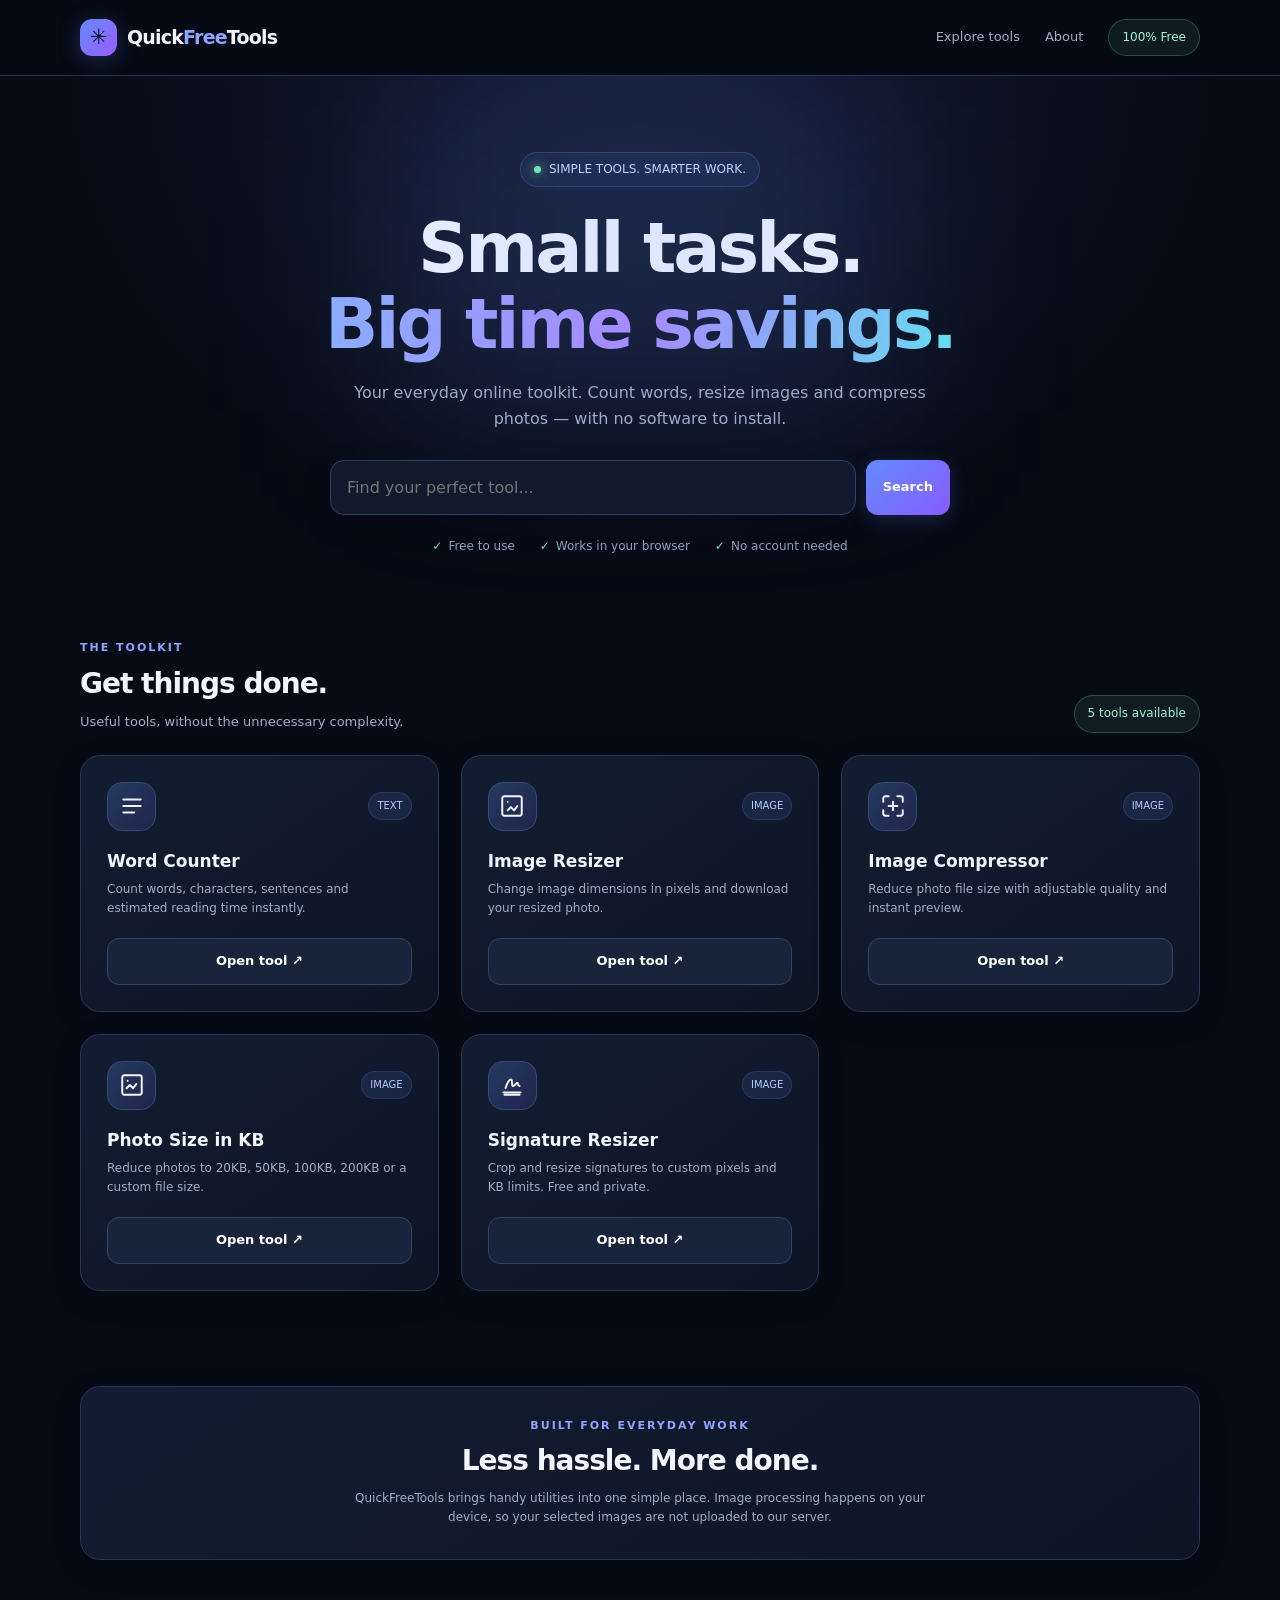
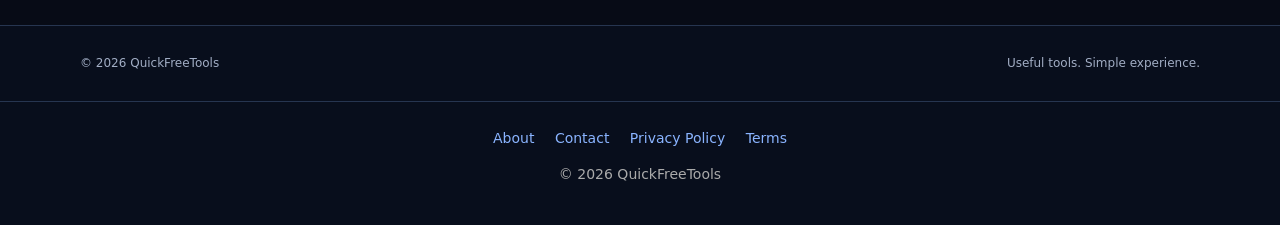
<file: index.html>
<!DOCTYPE html>
<html lang="en">
<head>
<meta charset="UTF-8">
<meta name="viewport" content="width=device-width, initial-scale=1.0">
<meta name="theme-color" content="#080d1b">
<meta name="description" content="Free online tools to count words, resize images and compress photos. Fast, private and easy to use.">
<title>QuickFreeTools — Smart Tools. Zero Cost.</title>
<link rel="canonical" href="https://quickfreetools.github.io/quickfreetools/">

<meta property="og:type" content="website">
<meta property="og:title" content="QuickFreeTools - Free Online Tools">
<meta property="og:description" content="Free online tools to count words, resize images and compress photos. Fast, simple and privacy-friendly.">
<meta property="og:url" content="https://quickfreetools.github.io/quickfreetools/">
<meta name="twitter:card" content="summary">
<style>
:root{--bg:#080d1b;--panel:#10182a;--panel2:#141f35;--line:#24314a;--text:#f3f6ff;--muted:#98a6c1;--blue:#6485ff;--cyan:#49e0dc;--green:#76e6b2}
*{box-sizing:border-box}
html{scroll-behavior:smooth;scroll-padding-top:90px}
body{margin:0;background:var(--bg);color:var(--text);font-family:Inter,ui-sans-serif,system-ui,-apple-system,Arial,sans-serif;line-height:1.6}
button,input,textarea,select{font:inherit}
button{cursor:pointer}
a{color:inherit;text-decoration:none}
.wrap{width:min(1120px,92%);margin:auto}
nav{height:76px;border-bottom:1px solid var(--line);display:flex;align-items:center;position:sticky;top:0;background:#080d1bf2;backdrop-filter:blur(16px);z-index:10}
.navrow{display:flex;align-items:center;justify-content:space-between;gap:18px}
.logo{display:flex;align-items:center;gap:10px;font-weight:850;font-size:19px;letter-spacing:-.7px}
.logoicon{width:37px;height:37px;display:grid;place-items:center;border-radius:12px;background:linear-gradient(135deg,#6888ff,#48dedb);color:#081020;font-size:21px}
.logo em{font-style:normal;color:#8ea5ff}
.navlinks{display:flex;align-items:center;gap:25px;color:var(--muted);font-size:13px}
.navlinks a:hover{color:white}
.pill{border:1px solid #35466a;border-radius:30px;padding:8px 13px;color:#dce4ff;font-size:12px}
.hero{padding:76px 0 48px;text-align:center;position:relative;overflow:hidden}
.hero:before{content:"";position:absolute;width:500px;height:330px;left:50%;top:5px;transform:translateX(-50%);background:#4967ff20;filter:blur(90px);pointer-events:none}
.eyebrow{display:inline-flex;align-items:center;gap:8px;border:1px solid #30405f;background:#101a2c;border-radius:30px;padding:7px 13px;color:#b9c7ff;font-size:12px;position:relative}
.dot{width:7px;height:7px;border-radius:50%;background:var(--green);box-shadow:0 0 12px #76e6b2}
h1{font-size:clamp(38px,6.5vw,70px);line-height:1.08;letter-spacing:-3px;margin:24px 0 18px;font-weight:850}
.gradient{background:linear-gradient(100deg,#8ea5ff,#55dedb);background-clip:text;-webkit-background-clip:text;color:transparent}
.hero p{max-width:590px;margin:0 auto;color:var(--muted);font-size:16px}
.searchbox{display:flex;gap:10px;max-width:510px;margin:28px auto 0;position:relative}
.searchbox input{min-width:0;flex:1;background:#111a2b;border:1px solid #2c3b57;border-radius:13px;padding:14px 16px;color:white;outline:none}
.searchbox input:focus,textarea:focus,input:focus,select:focus{border-color:var(--blue)}
.btn{border:0;border-radius:11px;padding:12px 17px;background:linear-gradient(135deg,#718aff,#4c68ee);color:white;font-weight:750;font-size:13px;transition:transform .2s,filter .2s}
.btn:hover{filter:brightness(1.12);transform:translateY(-1px)}
.btn.secondary{background:#1a2740;border:1px solid #344563}
.btn:disabled{opacity:.45;cursor:not-allowed;transform:none}
.stats{display:flex;justify-content:center;gap:25px;flex-wrap:wrap;margin-top:22px;color:#91a2bf;font-size:12px}
.stats span:before{content:"✓";color:var(--green);margin-right:6px}
.section{padding:35px 0 65px}
.sectionhead{display:flex;align-items:end;justify-content:space-between;gap:20px;margin-bottom:22px}
.kicker{color:#8fa5ff;font-size:11px;text-transform:uppercase;letter-spacing:2px;font-weight:800}
h2{font-size:28px;letter-spacing:-1px;margin:5px 0}
.sub{color:var(--muted);font-size:13px;margin:0}
.grid{display:grid;grid-template-columns:repeat(3,minmax(0,1fr));gap:17px}
.card{background:linear-gradient(145deg,#121c30,#0e1627);border:1px solid var(--line);border-radius:18px;padding:23px;transition:border-color .2s,transform .2s;min-width:0}
.card:hover{border-color:#536cba;transform:translateY(-3px)}
.cardtop{display:flex;justify-content:space-between;align-items:center}
.toolicon{width:49px;height:49px;border-radius:15px;display:grid;place-items:center;font-size:24px;background:#202e51}
.tag{font-size:10px;color:#8ce7d4;background:#12312f;padding:5px 8px;border-radius:20px}
.card h3{font-size:17px;margin:17px 0 5px}
.card p{font-size:12px;color:var(--muted);min-height:40px;margin:0 0 18px}
.card button{width:100%}
.workspace{margin-top:30px}
.toolpanel{display:none;background:#10192b;border:1px solid #293853;border-radius:20px;padding:clamp(18px,4vw,32px)}
.toolpanel.active{display:block;animation:appear .25s ease}
@keyframes appear{from{opacity:0;transform:translateY(6px)}to{opacity:1;transform:translateY(0)}}
.panelhead{display:flex;justify-content:space-between;align-items:center;gap:15px;margin-bottom:22px}
.panelhead h3{margin:0;font-size:21px}
.panelhead p{margin:3px 0 0;color:var(--muted);font-size:12px}
.closebtn{background:#1a2740;border:1px solid #354563;color:white;border-radius:9px;padding:7px 12px}
textarea,.field{width:100%;background:#080f1e;border:1px solid #2a3955;border-radius:12px;color:white;padding:14px;outline:none}
textarea{min-height:170px;resize:vertical}
textarea::placeholder,.field::placeholder{color:#687a98}
.metrics{display:grid;grid-template-columns:repeat(4,1fr);gap:10px;margin-top:13px}
.metric{padding:14px;border:1px solid #293853;border-radius:12px;background:#0c1424}
.metric strong{display:block;font-size:23px;color:#a5b5ff}
.metric span{font-size:11px;color:var(--muted)}
.rowtools{display:flex;gap:9px;flex-wrap:wrap;margin-top:14px}
.dropzone{border:1px dashed #53658a;border-radius:15px;padding:30px 15px;text-align:center;background:#0b1425}
.dropzone .bigicon{font-size:35px}
.dropzone p{font-size:13px;color:var(--muted)}
.filelabel{display:inline-block;cursor:pointer}
.filelabel input{display:none}
.imagepreview{display:none;max-width:100%;max-height:300px;object-fit:contain;margin:18px auto;border-radius:10px}
.options{display:grid;grid-template-columns:repeat(2,minmax(0,1fr));gap:14px;margin-top:18px}
.option label{display:block;color:var(--muted);font-size:12px;margin-bottom:6px}
.option input,.option select{width:100%;background:#080f1e;color:white;border:1px solid #2a3955;border-radius:10px;padding:10px}
.option input[type=range]{padding:0;accent-color:#738aff}
.status{color:var(--green);font-size:13px;margin-top:13px;overflow-wrap:anywhere}
footer{border-top:1px solid var(--line);padding:28px 0;color:var(--muted);font-size:12px}
.footerrow{display:flex;justify-content:space-between;gap:15px;flex-wrap:wrap}
.notice{font-size:11px;color:#8798b5;margin-top:13px}
.empty{color:var(--muted);font-size:13px;padding:12px 0}
@media(max-width:700px){.navlinks{gap:12px}.navlinks .hide{display:none}.hero{padding-top:55px}h1{letter-spacing:-1.8px}.grid{grid-template-columns:1fr}.card{padding:20px}.card p{min-height:0}.sectionhead{align-items:start;flex-direction:column}.metrics{grid-template-columns:repeat(2,1fr)}.options{grid-template-columns:1fr}.stats{gap:12px}.panelhead h3{font-size:18px}}
</style>
<link rel="stylesheet" href="premium.css">
</head>
<body>
<nav>
  <div class="wrap navrow">
    <a class="logo" href="#" aria-label="QuickFreeTools home"><span class="logoicon">✳</span><span>Quick<em>Free</em>Tools</span></a>
    <div class="navlinks">
      <a href="#tools">Explore tools</a>
      <a class="hide" href="#about">About</a>
      <span class="pill">100% Free</span>
    </div>
  </div>
</nav>

<header class="hero">
  <div class="wrap">
    <div class="eyebrow"><span class="dot"></span> SIMPLE TOOLS. SMARTER WORK.</div>
    <h1>Small tasks.<br><span class="gradient">Big time savings.</span></h1>
    <p>Your everyday online toolkit. Count words, resize images and compress photos — with no software to install.</p>
    <div class="searchbox">
      <input id="search" type="search" placeholder="Find your perfect tool..." aria-label="Search tools">
      <button class="btn" onclick="searchTools()">Search</button>
    </div>
    <div class="stats"><span>Free to use</span><span>Works in your browser</span><span>No account needed</span></div>
  </div>
</header>

<main class="wrap">
<section class="section" id="tools">
  <div class="sectionhead">
    <div><div class="kicker">THE TOOLKIT</div><h2>Get things done.</h2><p class="sub">Useful tools, without the unnecessary complexity.</p></div>
    <span class="pill">5 tools available</span>
  </div>
  <div class="grid" id="toolgrid">
    <article class="card" data-name="word counter text character sentence reading time">
      <div class="cardtop"><div class="toolicon">
  <svg width="26" height="26" viewBox="0 0 24 24"
       fill="none" stroke="currentColor"
       stroke-width="1.8" stroke-linecap="round"
       stroke-linejoin="round" aria-hidden="true">
    <path d="M4 6h16M4 12h16M4 18h10"/>
  </svg>
</div><span class="tag">TEXT</span></div>
      <h3>Word Counter</h3>
      <p>Count words, characters, sentences and estimated reading time instantly.</p>
      <button class="btn secondary" onclick="openTool('words')">Open tool ↗</button>
    </article>
    <article class="card" data-name="image resizer resize photo pixels dimensions jpg png webp">
      <div class="cardtop"><div class="toolicon">
  <svg width="26" height="26" viewBox="0 0 24 24"
       fill="none" stroke="currentColor"
       stroke-width="1.8" stroke-linecap="round"
       stroke-linejoin="round" aria-hidden="true">
    <rect x="3" y="3" width="18" height="18" rx="2"/>
    <path d="M8 16l3-3 3 3 3-4"/>
    <path d="M8 8h.01"/>
  </svg>
</div><span class="tag">IMAGE</span></div>
      <h3>Image Resizer</h3>
      <p>Change image dimensions in pixels and download your resized photo.</p>
      <button class="btn secondary" onclick="openTool('resize')">Open tool ↗</button>
    </article>
    <article class="card" data-name="image compressor compress reduce file size photo quality jpg webp">
      <div class="cardtop"><div class="toolicon">
  <svg width="26" height="26" viewBox="0 0 24 24"
       fill="none" stroke="currentColor"
       stroke-width="1.8" stroke-linecap="round"
       stroke-linejoin="round" aria-hidden="true">
    <path d="M8 3H5a2 2 0 0 0-2 2v3"/>
    <path d="M16 3h3a2 2 0 0 1 2 2v3"/>
    <path d="M3 16v3a2 2 0 0 0 2 2h3"/>
    <path d="M21 16v3a2 2 0 0 1-2 2h-3"/>
    <path d="M8 12h8M12 8v8"/>
  </svg>
</div><span class="tag">IMAGE</span></div>
      <h3>Image Compressor</h3>
      <p>Reduce photo file size with adjustable quality and instant preview.</p>
      <button class="btn secondary" onclick="openTool('compress')">Open tool ↗</button>
    </article>
<article class="card"
data-name="photo size in kb converter reduce image 20kb 50kb 100kb 200kb">

<div class="cardtop">

<div class="toolicon">
<svg width="26" height="26" viewBox="0 0 24 24"
fill="none" stroke="currentColor"
stroke-width="1.8" stroke-linecap="round"
stroke-linejoin="round" aria-hidden="true">
<rect x="3" y="3" width="18" height="18" rx="2"/>
<path d="M7 15l3-3 3 3 3-4"/>
<path d="M8 8h.01"/>
</svg>
</div>

<span class="tag">IMAGE</span>

</div>

<h3>Photo Size in KB</h3>

<p>
Reduce photos to 20KB, 50KB, 100KB, 200KB
or a custom file size.
</p>

<a class="btn secondary"
href="photo-size-in-kb.html"
style="display:block;text-align:center">
Open tool ↗
</a>

</article>
<article class="card"
data-name="signature resizer resize signature online crop signature pixels kb">

<div class="cardtop">

<div class="toolicon">
<svg width="26" height="26" viewBox="0 0 24 24"
fill="none" stroke="currentColor"
stroke-width="1.8" stroke-linecap="round"
stroke-linejoin="round" aria-hidden="true">
<path d="M4 19h16"/>
<path d="M6 15c2-6 4-8 5-8 2 0 0 6 2 6 1 0 3-3 4-3 1 0 0 3 2 3"/>
<path d="M5 21h14"/>
</svg>
</div>

<span class="tag">IMAGE</span>

</div>

<h3>Signature Resizer</h3>

<p>
Crop and resize signatures to custom pixels
and KB limits. Free and private.
</p>

<a class="btn secondary"
href="signature-resizer.html"
style="display:block;text-align:center">
Open tool ↗
</a>

</article>
  </div>
  <p id="noresults" class="empty" hidden>No matching tools found. Try another search.</p>

  <div class="workspace">
    <section class="toolpanel" id="words">
      <div class="panelhead"><div><h3>Word Counter</h3><p>Your text stays in this browser.</p></div><button class="closebtn" onclick="closeTools()">Close ×</button></div>
      <textarea id="textinput" placeholder="Start typing or paste your text here..."></textarea>
      <div class="metrics">
        <div class="metric"><strong id="wc">0</strong><span>Words</span></div>
        <div class="metric"><strong id="cc">0</strong><span>Characters</span></div>
        <div class="metric"><strong id="sc">0</strong><span>Sentences</span></div>
        <div class="metric"><strong id="rt">0 min</strong><span>Reading time</span></div>
      </div>
      <div class="rowtools"><button class="btn" onclick="copyText()">Copy text</button><button class="btn secondary" onclick="document.getElementById('textinput').value='';countWords()">Clear</button></div>
      <p id="copyStatus" class="status" role="status"></p>
    </section>

    <section class="toolpanel" id="resize">
      <div class="panelhead"><div><h3>Image Resizer</h3><p>Resize an image and download a new copy.</p></div><button class="closebtn" onclick="closeTools()">Close ×</button></div>
      <div class="dropzone"><div class="bigicon">▧</div><strong>Choose an image to resize</strong><p>JPG, PNG or WebP · processed locally</p><label class="btn filelabel">Choose image<input id="resizeFile" type="file" accept="image/*"></label></div>
      <img id="resizePreview" class="imagepreview" alt="Image resize preview">
      <p id="resizeInfo" class="sub"></p>
      <div class="options">
        <div class="option"><label for="resizeW">Width (px)</label><input id="resizeW" type="number" min="1" max="10000" placeholder="Width"></div>
        <div class="option"><label for="resizeH">Height (px)</label><input id="resizeH" type="number" min="1" max="10000" placeholder="Height"></div>
        <div class="option"><label><input id="keepRatio" type="checkbox" checked style="width:auto;margin-right:6px">Keep aspect ratio</label></div>
        <div class="option"><label for="resizeFormat">Output format</label><select id="resizeFormat"><option value="image/png">PNG</option><option value="image/jpeg">JPG</option><option value="image/webp">WebP</option></select></div>
      </div>
      <div class="rowtools"><button class="btn" id="resizeBtn" onclick="processImage('resize')" disabled>Resize & download</button></div>
      <p id="resizeStatus" class="status" role="status"></p>
    </section>

    <section class="toolpanel" id="compress">
      <div class="panelhead"><div><h3>Image Compressor</h3><p>Reduce file size by adjusting image quality.</p></div><button class="closebtn" onclick="closeTools()">Close ×</button></div>
      <div class="dropzone"><div class="bigicon">◈</div><strong>Choose an image to compress</strong><p>JPG, PNG or WebP · processed locally</p><label class="btn filelabel">Choose image<input id="compressFile" type="file" accept="image/*"></label></div>
      <img id="compressPreview" class="imagepreview" alt="Image compression preview">
      <p id="compressInfo" class="sub"></p>
      <div class="options">
        <div class="option"><label for="quality">Image quality: <span id="qualityValue">75%</span></label><input id="quality" type="range" min="10" max="100" value="75"></div>
        <div class="option"><label for="compressFormat">Output format</label><select id="compressFormat"><option value="image/webp">WebP (recommended)</option><option value="image/jpeg">JPG</option><option value="image/png">PNG</option></select></div>
      </div>
      <div class="rowtools"><button class="btn" id="compressBtn" onclick="processImage('compress')" disabled>Compress & download</button></div>
      <p id="compressStatus" class="status" role="status"></p>
      <p class="notice">Note: PNG output is lossless; the quality slider mainly affects JPG and WebP. Actual savings depend on the original image.</p>
    </section>
  </div>
</section>

<section class="section" id="about" style="padding-top:0">
  <div class="card" style="text-align:center;padding:30px">
    <div class="kicker">BUILT FOR EVERYDAY WORK</div>
    <h2>Less hassle. More done.</h2>
    <p class="sub" style="max-width:580px;margin:0 auto">QuickFreeTools brings handy utilities into one simple place. Image processing happens on your device, so your selected images are not uploaded to our server.</p>
  </div>
</section>
</main>

<footer><div class="wrap footerrow"><span>© <span id="year"></span> QuickFreeTools</span><span>Useful tools. Simple experience.</span></div></footer>

<script>
const $=id=>document.getElementById(id);
$('year').textContent=new Date().getFullYear();

function openTool(id){
  document.querySelectorAll('.toolpanel').forEach(p=>p.classList.remove('active'));
  $(id).classList.add('active');
  $(id).scrollIntoView({behavior:'smooth',block:'start'});
}
function closeTools(){
  document.querySelectorAll('.toolpanel').forEach(p=>p.classList.remove('active'));
  $('tools').scrollIntoView({behavior:'smooth',block:'start'});
}
function searchTools(){
  const q=$('search').value.trim().toLowerCase();
  let found=0;
  document.querySelectorAll('#toolgrid .card').forEach(card=>{
    const match=(card.dataset.name+' '+card.innerText).toLowerCase().includes(q);
    card.style.display=match?'':'none';
    if(match)found++;
  });
  $('noresults').hidden=found!==0;
}
$('search').addEventListener('input',searchTools);
$('search').addEventListener('keydown',e=>{if(e.key==='Enter')searchTools()});

function countWords(){
  const t=$('textinput').value;
  const words=t.trim()?t.trim().split(/\s+/u).length:0;
  const sentences=t.trim()?(t.match(/[.!?]+(?=\s|$)/g)||[]).length:0;
  $('wc').textContent=words.toLocaleString();
  $('cc').textContent=t.length.toLocaleString();
  $('sc').textContent=sentences.toLocaleString();
  $('rt').textContent=(words?Math.max(1,Math.ceil(words/200)):0)+' min';
  $('copyStatus').textContent='';
}
$('textinput').addEventListener('input',countWords);
async function copyText(){
  const t=$('textinput').value;
  if(!t){$('copyStatus').textContent='Enter some text first.';return}
  try{
    await navigator.clipboard.writeText(t);
    $('copyStatus').textContent='Text copied to clipboard.';
  }catch(e){
    $('textinput').select();
    $('copyStatus').textContent='Text selected. Press Ctrl+C to copy.';
  }
}

const imageState={resize:null,compress:null};
function formatBytes(n){
  if(n<1024)return n+' B';
  if(n<1048576)return (n/1024).toFixed(1)+' KB';
  return (n/1048576).toFixed(2)+' MB';
}
function loadImage(file){
  return new Promise((resolve,reject)=>{
    if(!file||!file.type.startsWith('image/')){reject(new Error('Please select a valid image.'));return}
    const url=URL.createObjectURL(file),img=new Image();
    img.onload=()=>resolve({img,url,file});
    img.onerror=()=>{URL.revokeObjectURL(url);reject(new Error('This image could not be opened.'))};
    img.src=url;
  });
}
async function selectImage(type,file){
  const status=$(type+'Status');
  status.textContent='';
  if(!file)return;
  try{
    const result=await loadImage(file);
    if(imageState[type]?.url)URL.revokeObjectURL(imageState[type].url);
    imageState[type]=result;
    $(type+'Preview').src=result.url;
    $(type+'Preview').style.display='block';
    $(type+'Info').textContent=`Original: ${result.img.naturalWidth} × ${result.img.naturalHeight} px · ${formatBytes(file.size)}`;
    if(type==='resize'){
      $('resizeW').value=result.img.naturalWidth;
      $('resizeH').value=result.img.naturalHeight;
    }
    $(type+'Btn').disabled=false;
  }catch(e){
    status.textContent=e.message;
  }
}
$('resizeFile').addEventListener('change',e=>selectImage('resize',e.target.files[0]));
$('compressFile').addEventListener('change',e=>selectImage('compress',e.target.files[0]));
$('quality').addEventListener('input',()=>{$('qualityValue').textContent=$('quality').value+'%'});

$('resizeW').addEventListener('input',()=>{
  const s=imageState.resize;
  if(s&&$('keepRatio').checked&&Number($('resizeW').value)>0){
    $('resizeH').value=Math.round(Number($('resizeW').value)*s.img.naturalHeight/s.img.naturalWidth);
  }
});
$('resizeH').addEventListener('input',()=>{
  const s=imageState.resize;
  if(s&&$('keepRatio').checked&&Number($('resizeH').value)>0){
    $('resizeW').value=Math.round(Number($('resizeH').value)*s.img.naturalWidth/s.img.naturalHeight);
  }
});

async function processImage(type){
  const s=imageState[type],status=$(type+'Status'),btn=$(type+'Btn');
  if(!s)return;
  let w,h,format,quality;
  if(type==='resize'){
    w=Number($('resizeW').value);h=Number($('resizeH').value);
    format=$('resizeFormat').value;quality=.92;
    if(!Number.isInteger(w)||!Number.isInteger(h)||w<1||h<1||w>10000||h>10000){
      status.textContent='Enter width and height between 1 and 10000 pixels.';return;
    }
  }else{
    w=s.img.naturalWidth;h=s.img.naturalHeight;
    format=$('compressFormat').value;quality=Number($('quality').value)/100;
  }
  if(w*h>40000000){status.textContent='That output is very large. Choose smaller dimensions.';return}
  btn.disabled=true;status.textContent='Processing image…';
  try{
    const canvas=document.createElement('canvas');
    canvas.width=w;canvas.height=h;
    const ctx=canvas.getContext('2d');
    if(format==='image/jpeg'){ctx.fillStyle='#ffffff';ctx.fillRect(0,0,w,h)}
    ctx.drawImage(s.img,0,0,w,h);
    const blob=await new Promise((resolve,reject)=>{
      canvas.toBlob(b=>b?resolve(b):reject(new Error('Could not create output. Try another format.')),format,quality);
    });
    let ext=format==='image/jpeg'?'jpg':format==='image/png'?'png':'webp';
    const url=URL.createObjectURL(blob);
    const a=document.createElement('a');
    a.href=url;a.download=`quickfreetools-${type}.${ext}`;
    document.body.appendChild(a);a.click();a.remove();
    setTimeout(()=>URL.revokeObjectURL(url),1500);
    status.textContent=type==='compress'
      ?`Done! Original ${formatBytes(s.file.size)} · New ${formatBytes(blob.size)} · ${blob.size<s.file.size?Math.round((1-blob.size/s.file.size)*100)+'% smaller':'output is not smaller this time'}.`
      :`Done! Your ${w} × ${h} px image has been downloaded (${formatBytes(blob.size)}).`;
  }catch(e){status.textContent=e.message||'Something went wrong. Please try again.'}
  finally{btn.disabled=false}
}
</script>
<footer style="text-align:center;padding:25px 10px;color:#aaa;font-size:14px;">
  <a href="about.html" style="color:#8ab4ff;margin:8px;">About</a>
  <a href="contact.html" style="color:#8ab4ff;margin:8px;">Contact</a>
  <a href="privacy-policy.html" style="color:#8ab4ff;margin:8px;">Privacy Policy</a>
  <a href="terms.html" style="color:#8ab4ff;margin:8px;">Terms</a>
  <p>© 2026 QuickFreeTools</p>
</footer></body>
</html>
</file>
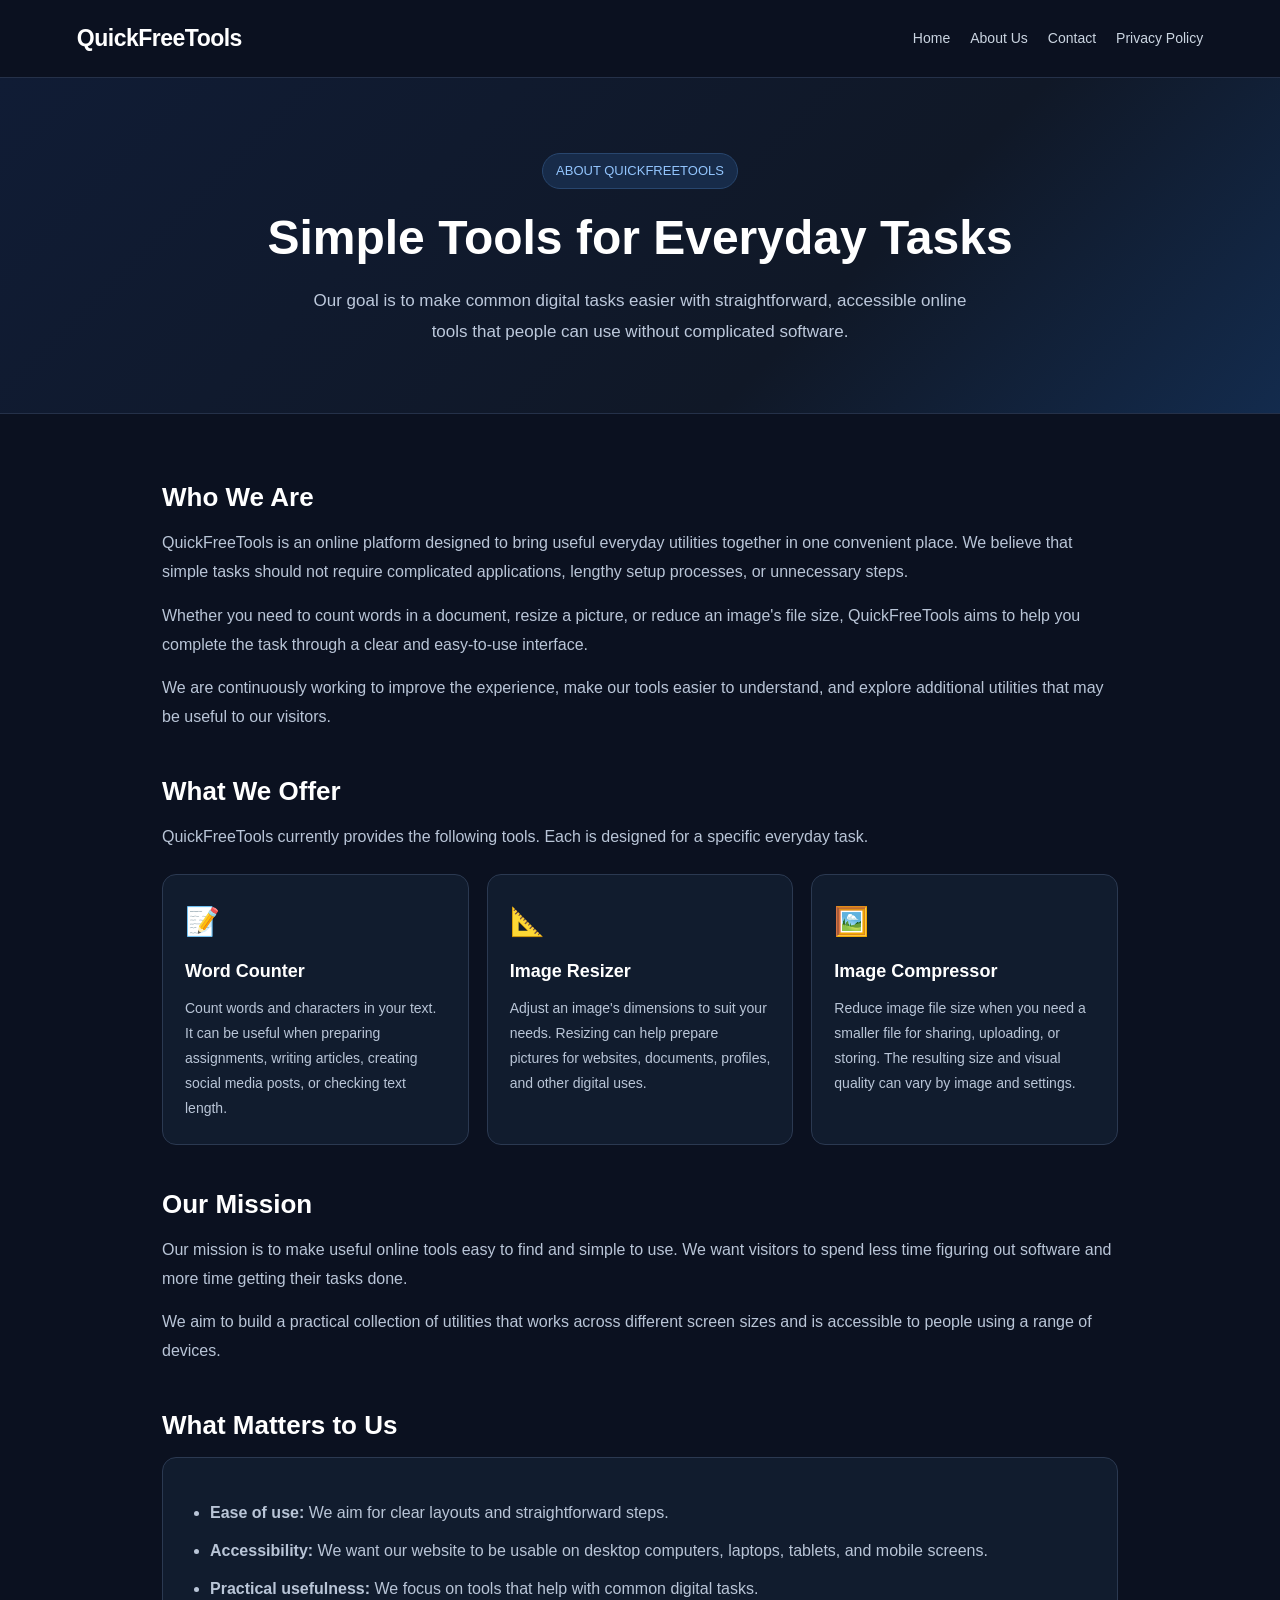
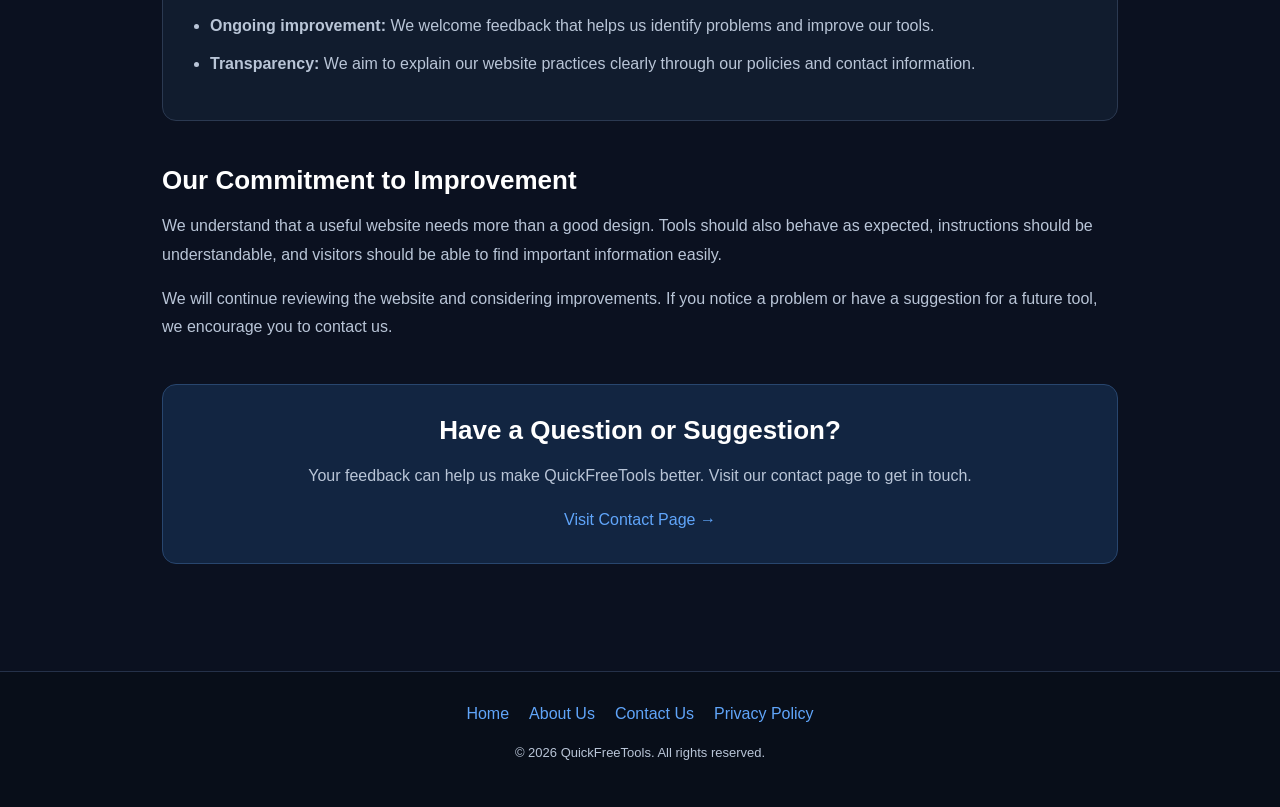
<file: about.html>
<!DOCTYPE html>
<html lang="en">
<head>
  <meta charset="UTF-8">
  <meta name="viewport" content="width=device-width, initial-scale=1.0">
  <meta name="description" content="Learn about QuickFreeTools, our mission, free online utilities, and commitment to simple and accessible digital tools.">
  <meta name="theme-color" content="#0b1120">
  <title>About Us | QuickFreeTools - Free Online Tools</title>
  <style>
    * { box-sizing: border-box; }
    body {
      margin: 0;
      font-family: Arial, Helvetica, sans-serif;
      background: #0b1120;
      color: #e2e8f0;
      line-height: 1.8;
    }
    a { color: #60a5fa; text-decoration: none; }
    a:hover { color: #93c5fd; }
    .header {
      border-bottom: 1px solid #253149;
      background: #0b1120;
      padding: 18px 6%;
      display: flex;
      align-items: center;
      justify-content: space-between;
      gap: 18px;
      flex-wrap: wrap;
    }
    .logo {
      color: #fff;
      font-size: 23px;
      font-weight: bold;
      letter-spacing: -.5px;
    }
    nav { display: flex; gap: 20px; flex-wrap: wrap; }
    nav a { color: #cbd5e1; font-size: 14px; }
    .hero {
      text-align: center;
      padding: 75px 20px 65px;
      background: linear-gradient(135deg, #101c35, #101827 65%, #132b4d);
      border-bottom: 1px solid #253149;
    }
    .tag {
      display: inline-block;
      color: #93c5fd;
      background: #172b49;
      border: 1px solid #28466e;
      padding: 5px 13px;
      border-radius: 30px;
      font-size: 13px;
    }
    h1 { color: #fff; font-size: clamp(34px, 5vw, 48px); line-height: 1.2; margin: 20px 0; }
    .hero p { max-width: 690px; margin: auto; color: #bdc9dc; font-size: 17px; }
    main { max-width: 1000px; margin: auto; padding: 45px 22px 65px; }
    section { margin-bottom: 42px; }
    h2 { color: #fff; font-size: 26px; line-height: 1.35; margin-bottom: 14px; }
    p { color: #b9c5d7; margin: 0 0 15px; }
    .tool-grid {
      display: grid;
      grid-template-columns: repeat(auto-fit, minmax(220px, 1fr));
      gap: 18px;
      margin-top: 22px;
    }
    .tool {
      padding: 22px;
      border-radius: 14px;
      border: 1px solid #2b3951;
      background: #111c2e;
    }
    .tool .symbol { font-size: 28px; }
    .tool h3 { color: #fff; margin: 8px 0; font-size: 18px; }
    .tool p { font-size: 14px; margin-bottom: 0; }
    .values {
      padding: 25px;
      border: 1px solid #2b3951;
      border-radius: 14px;
      background: #111c2e;
    }
    .values ul { padding-left: 22px; color: #b9c5d7; }
    .values li { margin: 9px 0; }
    .cta {
      padding: 28px;
      border: 1px solid #28466e;
      border-radius: 14px;
      background: #122541;
      text-align: center;
    }
    .cta h2 { margin-top: 0; }
    .footer {
      border-top: 1px solid #253149;
      padding: 28px 20px;
      text-align: center;
      background: #080e19;
    }
    .footer p { font-size: 13px; margin-top: 12px; }
    .footer-links { display: flex; justify-content: center; flex-wrap: wrap; gap: 20px; }
    @media (max-width: 600px) {
      .header { padding: 16px 20px; }
      nav { gap: 13px; }
      .hero { padding: 52px 20px; }
      main { padding: 35px 18px 45px; }
      h2 { font-size: 23px; }
    }
  </style>
</head>
<body>
  <header class="header">
    <a class="logo" href="index.html">QuickFreeTools</a>
    <nav aria-label="Main navigation">
      <a href="index.html">Home</a>
      <a href="about.html">About Us</a>
      <a href="contact.html">Contact</a>
      <a href="privacy.html">Privacy Policy</a>
    </nav>
  </header>

  <div class="hero">
    <span class="tag">ABOUT QUICKFREETOOLS</span>
    <h1>Simple Tools for Everyday Tasks</h1>
    <p>Our goal is to make common digital tasks easier with straightforward, accessible online tools that people can use without complicated software.</p>
  </div>

  <main>
    <section>
      <h2>Who We Are</h2>
      <p>QuickFreeTools is an online platform designed to bring useful everyday utilities together in one convenient place. We believe that simple tasks should not require complicated applications, lengthy setup processes, or unnecessary steps.</p>
      <p>Whether you need to count words in a document, resize a picture, or reduce an image's file size, QuickFreeTools aims to help you complete the task through a clear and easy-to-use interface.</p>
      <p>We are continuously working to improve the experience, make our tools easier to understand, and explore additional utilities that may be useful to our visitors.</p>
    </section>

    <section>
      <h2>What We Offer</h2>
      <p>QuickFreeTools currently provides the following tools. Each is designed for a specific everyday task.</p>
      <div class="tool-grid">
        <article class="tool">
          <div class="symbol" aria-hidden="true">📝</div>
          <h3>Word Counter</h3>
          <p>Count words and characters in your text. It can be useful when preparing assignments, writing articles, creating social media posts, or checking text length.</p>
        </article>
        <article class="tool">
          <div class="symbol" aria-hidden="true">📐</div>
          <h3>Image Resizer</h3>
          <p>Adjust an image's dimensions to suit your needs. Resizing can help prepare pictures for websites, documents, profiles, and other digital uses.</p>
        </article>
        <article class="tool">
          <div class="symbol" aria-hidden="true">🖼️</div>
          <h3>Image Compressor</h3>
          <p>Reduce image file size when you need a smaller file for sharing, uploading, or storing. The resulting size and visual quality can vary by image and settings.</p>
        </article>
      </div>
    </section>

    <section>
      <h2>Our Mission</h2>
      <p>Our mission is to make useful online tools easy to find and simple to use. We want visitors to spend less time figuring out software and more time getting their tasks done.</p>
      <p>We aim to build a practical collection of utilities that works across different screen sizes and is accessible to people using a range of devices.</p>
    </section>

    <section>
      <h2>What Matters to Us</h2>
      <div class="values">
        <ul>
          <li><strong>Ease of use:</strong> We aim for clear layouts and straightforward steps.</li>
          <li><strong>Accessibility:</strong> We want our website to be usable on desktop computers, laptops, tablets, and mobile screens.</li>
          <li><strong>Practical usefulness:</strong> We focus on tools that help with common digital tasks.</li>
          <li><strong>Ongoing improvement:</strong> We welcome feedback that helps us identify problems and improve our tools.</li>
          <li><strong>Transparency:</strong> We aim to explain our website practices clearly through our policies and contact information.</li>
        </ul>
      </div>
    </section>

    <section>
      <h2>Our Commitment to Improvement</h2>
      <p>We understand that a useful website needs more than a good design. Tools should also behave as expected, instructions should be understandable, and visitors should be able to find important information easily.</p>
      <p>We will continue reviewing the website and considering improvements. If you notice a problem or have a suggestion for a future tool, we encourage you to contact us.</p>
    </section>

    <section class="cta">
      <h2>Have a Question or Suggestion?</h2>
      <p>Your feedback can help us make QuickFreeTools better. Visit our contact page to get in touch.</p>
      <a href="contact.html">Visit Contact Page →</a>
    </section>
  </main>

  <footer class="footer">
    <div class="footer-links">
      <a href="index.html">Home</a>
      <a href="about.html">About Us</a>
      <a href="contact.html">Contact Us</a>
      <a href="privacy.html">Privacy Policy</a>
    </div>
    <p>© 2026 QuickFreeTools. All rights reserved.</p>
  </footer>
</body>
</html>
</file>
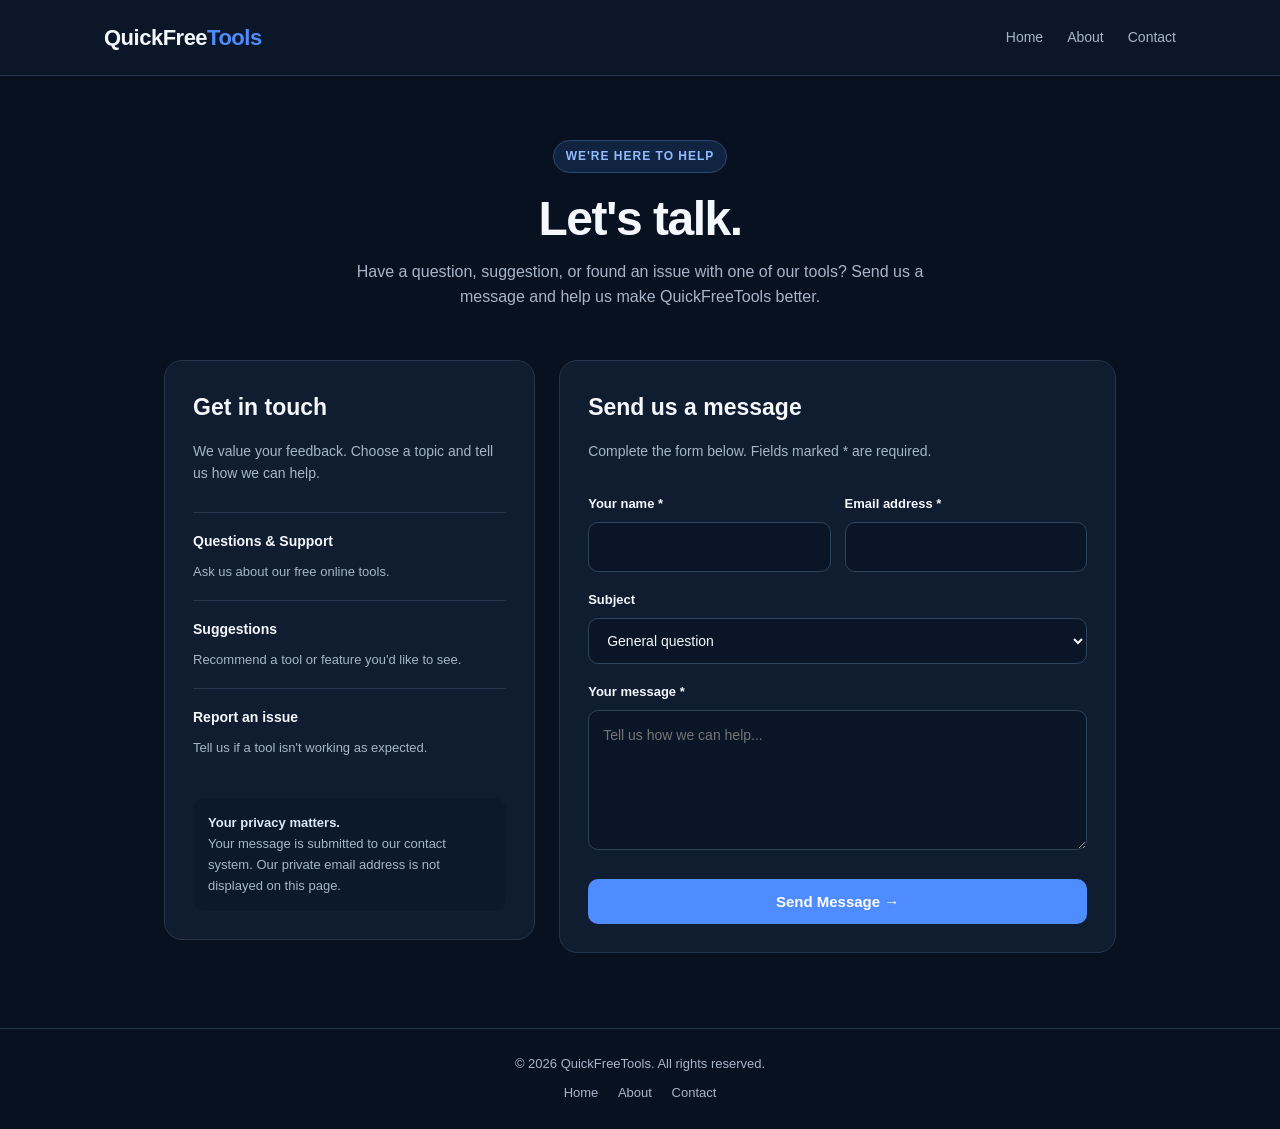
<file: contact.html>
<!DOCTYPE html>
<html lang="en">
<head>
<meta charset="UTF-8">
<meta name="viewport" content="width=device-width, initial-scale=1.0">
<meta name="description" content="Contact QuickFreeTools for support, feedback, suggestions, and technical issues.">
<title>Contact Us | QuickFreeTools</title>
<style>
:root{--bg:#08111f;--panel:#101d30;--border:#24354d;--text:#f4f7fc;--muted:#a7b5c9;--blue:#4f8cff;--input:#0a1628}
*{box-sizing:border-box}
body{margin:0;font-family:Arial,Helvetica,sans-serif;background:var(--bg);color:var(--text);line-height:1.6}
a{color:inherit;text-decoration:none}
.topbar{border-bottom:1px solid var(--border);background:#0b1728}
.nav{max-width:1120px;margin:auto;padding:20px 24px;display:flex;align-items:center;justify-content:space-between;gap:20px}
.logo{font-size:22px;font-weight:800;letter-spacing:-.5px}
.logo span{color:var(--blue)}
.navlinks{display:flex;gap:24px;color:var(--muted);font-size:14px}
.navlinks a:hover,footer a:hover{color:white}
.hero{max-width:780px;margin:auto;padding:64px 24px 30px;text-align:center}
.eyebrow{display:inline-block;padding:6px 12px;border:1px solid #2c4770;background:#102442;color:#91baff;border-radius:30px;font-size:12px;font-weight:bold;letter-spacing:1px;text-transform:uppercase}
h1{margin:18px 0 12px;font-size:clamp(34px,6vw,48px);line-height:1.15;letter-spacing:-1.5px}
.hero p{max-width:590px;margin:auto;color:var(--muted);font-size:16px}
.layout{max-width:1000px;margin:20px auto 75px;padding:0 24px;display:grid;grid-template-columns:.8fr 1.2fr;gap:24px;align-items:start}
.info,.form-card{background:var(--panel);border:1px solid var(--border);border-radius:18px;padding:28px}
h2{margin:0 0 12px;font-size:23px}
.info>p,.form-card>p{color:var(--muted);font-size:14px}
.info>p{margin-bottom:28px}
.info-item{padding:17px 0;border-top:1px solid var(--border)}
.info-item strong{display:block;margin-bottom:5px;font-size:14px}
.info-item span{color:var(--muted);font-size:13px}
.privacy{margin-top:22px;padding:15px;border-radius:12px;background:#0b192b;color:var(--muted);font-size:13px}
.privacy strong{color:#dce8fa}
.field{margin-top:18px}
label{display:block;margin-bottom:7px;font-size:13px;font-weight:700}
input,textarea,select{width:100%;padding:13px 14px;border:1px solid #30435d;border-radius:10px;background:var(--input);color:var(--text);font:inherit;font-size:14px;outline:none}
input:focus,textarea:focus,select:focus{border-color:var(--blue);box-shadow:0 0 0 3px #4f8cff20}
textarea{min-height:140px;resize:vertical}
.row-fields{display:grid;grid-template-columns:1fr 1fr;gap:14px}
.submit{width:100%;margin-top:22px;padding:14px 18px;border:0;border-radius:10px;background:var(--blue);color:white;font-size:15px;font-weight:700;cursor:pointer}
.submit:hover{background:#3979ed}
.submit:disabled{opacity:.65;cursor:wait}
.status{display:none;margin-top:16px;padding:13px;border-radius:10px;font-size:14px}
.status.show{display:block}
.status.success{background:#103326;color:#a7f3cb}
.status.error{background:#401c25;color:#ffc0c7}
.hp{position:absolute;left:-10000px;width:1px;height:1px;overflow:hidden}
footer{border-top:1px solid var(--border);padding:25px 20px;text-align:center;color:var(--muted);font-size:13px}
footer a{margin:0 8px}
@media(max-width:700px){.nav{padding:18px}.navlinks{gap:14px}.layout{grid-template-columns:1fr;padding:0 16px}.hero{padding-top:45px}.info,.form-card{padding:22px}}
@media(max-width:400px){.logo{font-size:18px}.navlinks{gap:10px;font-size:12px}.row-fields{grid-template-columns:1fr;gap:0}}
</style>
</head>
<body>

<header class="topbar">
<nav class="nav">
<a class="logo" href="index.html">QuickFree<span>Tools</span></a>
<div class="navlinks">
<a href="index.html">Home</a>
<a href="about.html">About</a>
<a href="contact.html">Contact</a>
</div>
</nav>
</header>

<main>
<section class="hero">
<span class="eyebrow">We're here to help</span>
<h1>Let's talk.</h1>
<p>Have a question, suggestion, or found an issue with one of our tools? Send us a message and help us make QuickFreeTools better.</p>
</section>

<section class="layout">
<aside class="info">
<h2>Get in touch</h2>
<p>We value your feedback. Choose a topic and tell us how we can help.</p>

<div class="info-item">
<strong>Questions &amp; Support</strong>
<span>Ask us about our free online tools.</span>
</div>
<div class="info-item">
<strong>Suggestions</strong>
<span>Recommend a tool or feature you'd like to see.</span>
</div>
<div class="info-item">
<strong>Report an issue</strong>
<span>Tell us if a tool isn't working as expected.</span>
</div>

<div class="privacy">
<strong>Your privacy matters.</strong><br>
Your message is submitted to our contact system. Our private email address is not displayed on this page.
</div>
</aside>

<section class="form-card">
<h2>Send us a message</h2>
<p>Complete the form below. Fields marked * are required.</p>

<form id="contactForm">
<div class="row-fields">
<div class="field">
<label for="name">Your name *</label>
<input id="name" name="name" type="text" maxlength="100" autocomplete="name" required>
</div>
<div class="field">
<label for="email">Email address *</label>
<input id="email" name="email" type="email" maxlength="200" autocomplete="email" required>
</div>
</div>

<div class="field">
<label for="subject">Subject</label>
<select id="subject" name="subject">
<option value="General question">General question</option>
<option value="Technical issue">Technical issue</option>
<option value="Suggestion">Suggestion</option>
<option value="Other">Other</option>
</select>
</div>

<div class="field">
<label for="message">Your message *</label>
<textarea id="message" name="message" maxlength="5000" placeholder="Tell us how we can help..." required></textarea>
</div>

<div class="hp" aria-hidden="true">
<label for="company">Leave empty</label>
<input id="company" name="company" tabindex="-1" autocomplete="off">
</div>

<button class="submit" id="submitBtn" type="submit">Send Message →</button>
<div class="status" id="status" role="status" aria-live="polite"></div>
</form>
</section>
</section>
</main>

<footer>
<div>© <span id="year"></span> QuickFreeTools. All rights reserved.</div>
<div style="margin-top:8px">
<a href="index.html">Home</a>
<a href="about.html">About</a>
<a href="contact.html">Contact</a>
</div>
</footer>

<script>
const SCRIPT_URL = "https://script.google.com/macros/s/AKfycbwbNIzH2XKvoSEXJax6CS7HG2k1cG0qsycQTrQ-oqD_uaHbx02Ku7aHHOojZoSqaaNxmw/exec";

document.getElementById("year").textContent = new Date().getFullYear();

const form = document.getElementById("contactForm");
const button = document.getElementById("submitBtn");
const statusBox = document.getElementById("status");

form.addEventListener("submit", async function(event) {
  event.preventDefault();

  if (!form.reportValidity()) return;

  if (document.getElementById("company").value) return;

  button.disabled = true;
  button.textContent = "Sending...";
  statusBox.className = "status";
  statusBox.textContent = "";

  try {
    const data = new URLSearchParams();
    data.append("name", document.getElementById("name").value.trim());
    data.append("email", document.getElementById("email").value.trim());
    data.append("subject", document.getElementById("subject").value);
    data.append("message", document.getElementById("message").value.trim());
    data.append("company", "");

    await fetch(SCRIPT_URL, {
      method: "POST",
      mode: "no-cors",
      body: data
    });

    statusBox.textContent = "Thank you! Your message has been submitted. If it doesn't appear in your message sheet, please try again later.";
    statusBox.className = "status show success";
    form.reset();
  } catch (error) {
    statusBox.textContent = "We couldn't send your message. Please check your internet connection and try again.";
    statusBox.className = "status show error";
  } finally {
    button.disabled = false;
    button.textContent = "Send Message →";
  }
});
</script>

</body>
  </html>
</file>
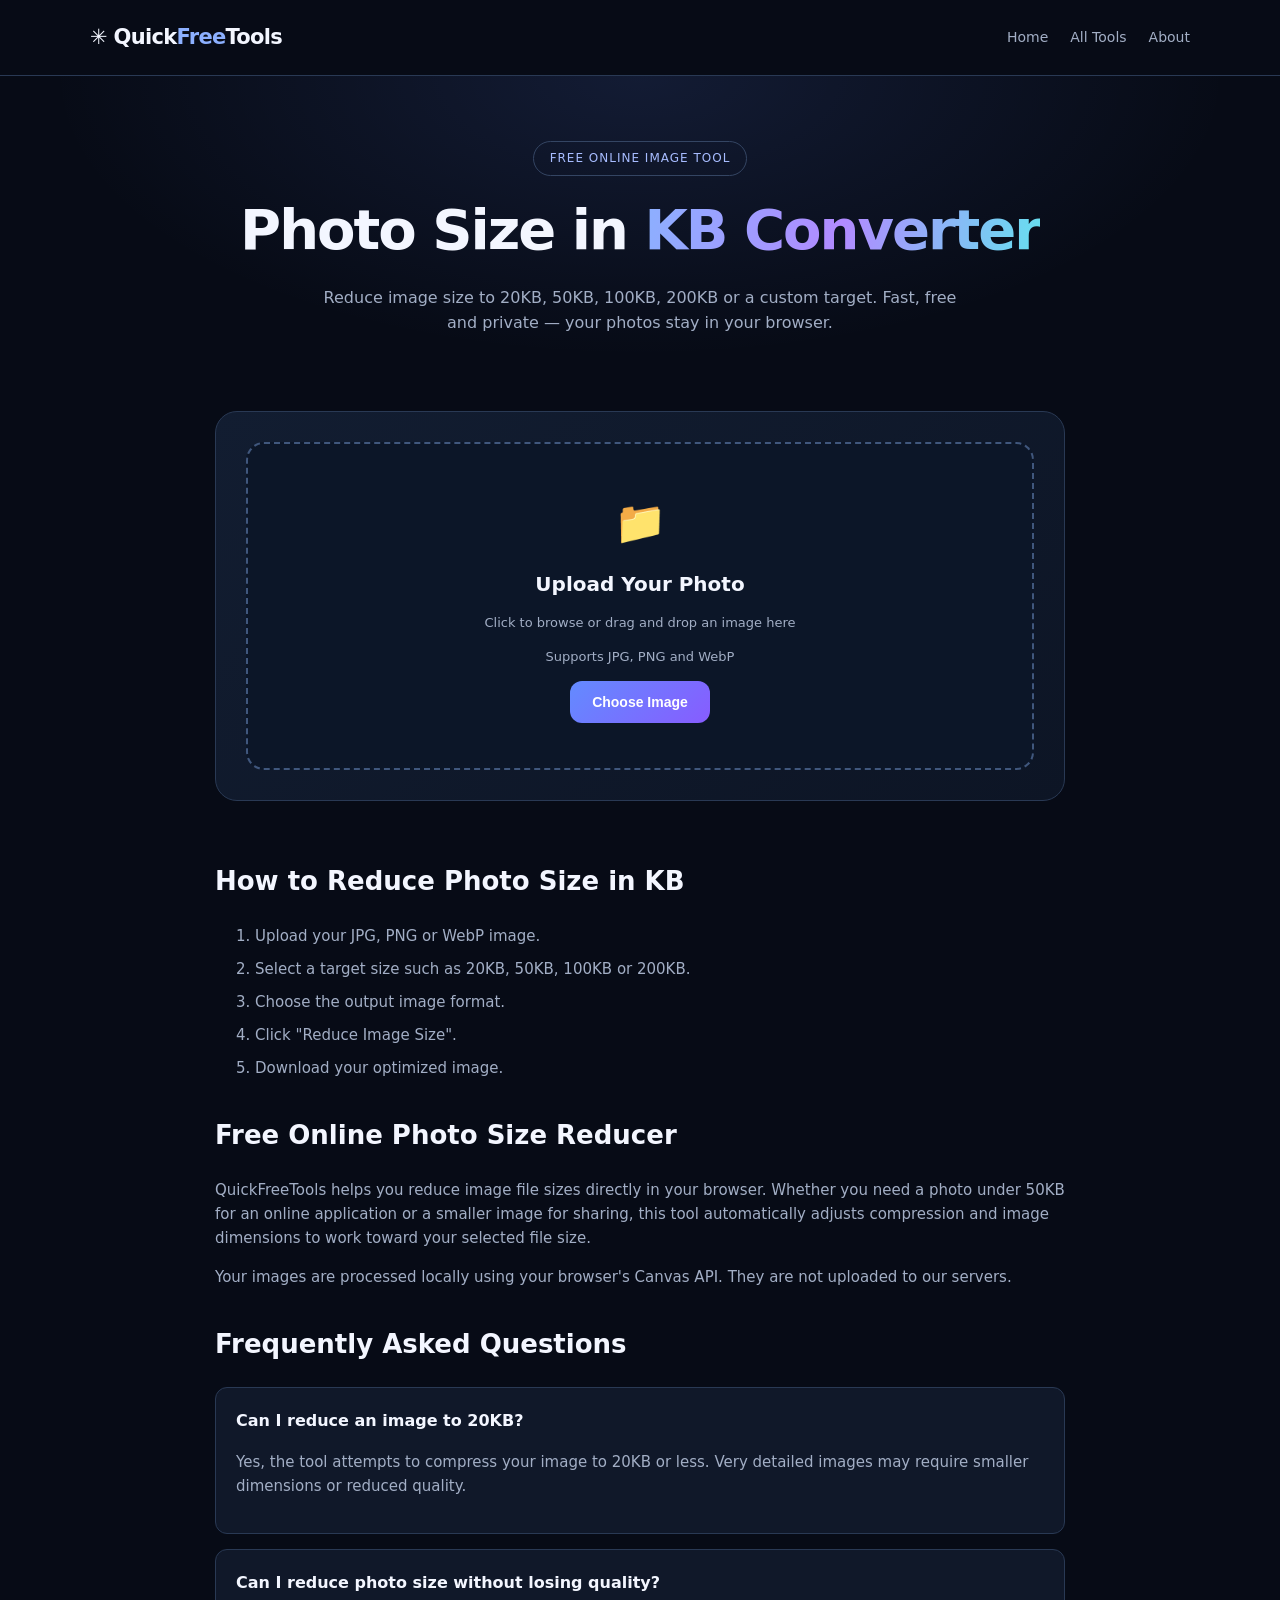
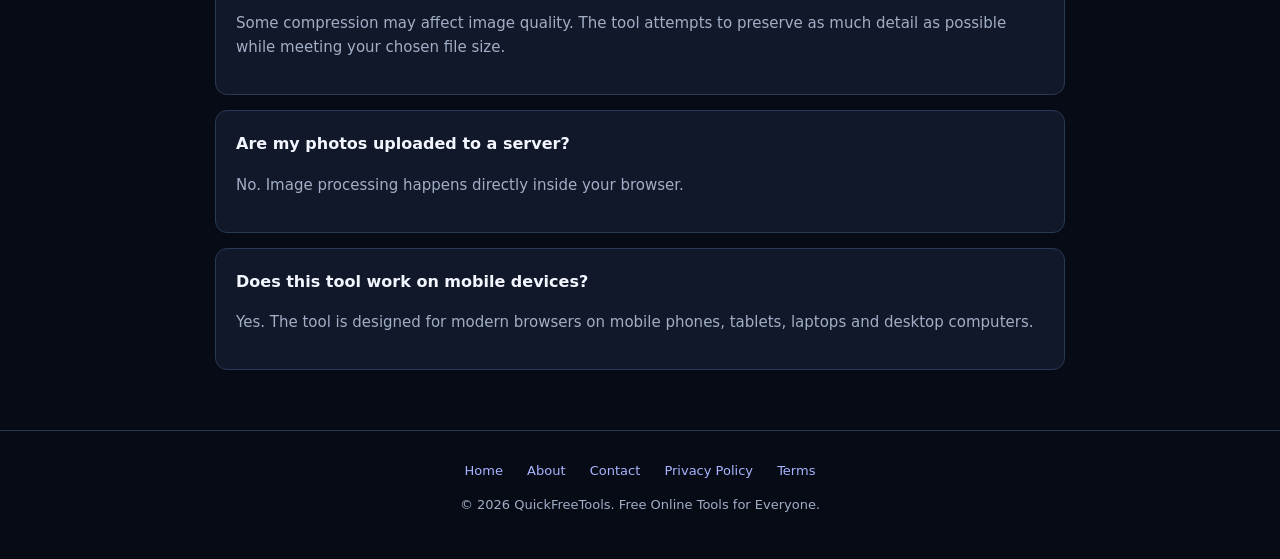
<file: photo-size-in-kb.html>
<!DOCTYPE html>
<html lang="en">
<head>
<meta charset="UTF-8">
<meta name="viewport" content="width=device-width, initial-scale=1.0">

<title>Photo Size in KB Converter - Free Online Image Size Reducer | QuickFreeTools</title>

<meta name="description" content="Reduce photo size to 20KB, 50KB, 100KB or 200KB online. Free image size reducer with custom KB limits. No upload required.">

<link rel="canonical" href="https://quickfreetools.github.io/quickfreetools/photo-size-in-kb.html">

<meta property="og:type" content="website">
<meta property="og:title" content="Photo Size in KB Converter - QuickFreeTools">
<meta property="og:description" content="Reduce image file size to your target KB online. Free, fast and private.">
<meta property="og:url" content="https://quickfreetools.github.io/quickfreetools/photo-size-in-kb.html">

<meta name="theme-color" content="#070b16">

<style>
:root{
--bg:#070b16;
--panel:#101829;
--panel2:#151f35;
--line:#293954;
--text:#f3f6ff;
--muted:#a2aec5;
--blue:#638bff;
--purple:#875cff;
--green:#73e6b2;
}

*{box-sizing:border-box}

body{
margin:0;
background:var(--bg);
color:var(--text);
font-family:Inter,system-ui,-apple-system,Arial,sans-serif;
line-height:1.6;
}

a{color:inherit;text-decoration:none}

.container{
width:min(1100px,92%);
margin:auto;
}

/* NAVIGATION */

nav{
border-bottom:1px solid var(--line);
background:#070b16;
}

.navbar{
min-height:75px;
display:flex;
align-items:center;
justify-content:space-between;
gap:20px;
}

.logo{
font-size:21px;
font-weight:850;
letter-spacing:-.7px;
}

.logo span{
color:#8cb0ff;
}

.navlinks{
display:flex;
gap:22px;
font-size:14px;
color:var(--muted);
}

/* HERO */

.hero{
text-align:center;
padding:65px 15px 45px;
background:radial-gradient(
ellipse at top,
rgba(99,139,255,.13),
transparent 65%
);
}

.badge{
display:inline-block;
border:1px solid #344563;
border-radius:30px;
padding:7px 16px;
color:#a7bcff;
font-size:12px;
letter-spacing:1px;
}

h1{
font-size:clamp(32px,5vw,56px);
line-height:1.15;
letter-spacing:-2px;
margin:22px 0;
}

.gradient{
background:linear-gradient(100deg,#8cb0ff,#b18aff,#66e0ef);
-webkit-background-clip:text;
background-clip:text;
color:transparent;
}

.hero p{
color:var(--muted);
max-width:650px;
margin:auto;
}

/* TOOL */

.toolbox{
background:linear-gradient(145deg,#121d31,#0d1525);
border:1px solid var(--line);
border-radius:22px;
padding:30px;
margin:30px auto 60px;
max-width:850px;
}

.dropzone{
border:2px dashed #40577d;
background:#0c1628;
border-radius:18px;
text-align:center;
padding:45px 20px;
cursor:pointer;
transition:.2s;
}

.dropzone:hover,
.dropzone.dragover{
border-color:var(--blue);
background:#14213a;
}

.uploadicon{
font-size:42px;
margin-bottom:12px;
}

.dropzone h2{
font-size:20px;
margin:5px 0;
}

.dropzone p{
font-size:13px;
color:var(--muted);
}

input[type=file]{display:none}

.btn{
border:0;
background:linear-gradient(135deg,var(--blue),var(--purple));
color:white;
border-radius:12px;
padding:13px 22px;
font-weight:750;
font-size:14px;
cursor:pointer;
transition:.2s;
}

.btn:hover{
filter:brightness(1.12);
}

.btn:disabled{
opacity:.5;
cursor:not-allowed;
}

.btn.secondary{
background:#1a2740;
border:1px solid #344563;
}

.controls{
display:none;
margin-top:30px;
}

.controls.active{display:block}

.preview{
text-align:center;
margin-bottom:25px;
}

.preview img{
max-width:100%;
max-height:300px;
border-radius:12px;
border:1px solid var(--line);
}

.info{
display:flex;
justify-content:center;
gap:20px;
flex-wrap:wrap;
margin-top:15px;
}

.infobox{
background:#151f35;
padding:12px 20px;
border:1px solid var(--line);
border-radius:12px;
text-align:center;
min-width:130px;
}

.infobox strong{
display:block;
color:#8cb0ff;
font-size:20px;
}

.infobox span{
font-size:12px;
color:var(--muted);
}

.sectiontitle{
font-size:17px;
margin-bottom:12px;
font-weight:750;
}

.presets{
display:grid;
grid-template-columns:repeat(4,1fr);
gap:10px;
margin-bottom:20px;
}

.preset{
background:#18243a;
border:1px solid #344563;
color:white;
padding:13px;
border-radius:10px;
cursor:pointer;
}

.preset.active{
border-color:#8cb0ff;
background:#283e68;
}

.fields{
display:grid;
grid-template-columns:1fr 1fr;
gap:15px;
margin-bottom:25px;
}

label{
display:block;
font-size:13px;
color:var(--muted);
margin-bottom:7px;
}

input[type=number],
select{
width:100%;
background:#0d1627;
color:white;
border:1px solid #344766;
border-radius:10px;
padding:13px;
font-size:14px;
}

.actions{
display:flex;
gap:12px;
flex-wrap:wrap;
}

.status{
margin-top:20px;
padding:15px;
border-radius:12px;
background:#111c30;
color:#a9c5ff;
display:none;
overflow-wrap:anywhere;
}

.status.show{display:block}

.result{
display:none;
margin-top:25px;
padding:22px;
background:#101f28;
border:1px solid #315a52;
border-radius:15px;
text-align:center;
}

.result.active{display:block}

.result h3{
color:var(--green);
margin-top:0;
}

.result img{
max-width:100%;
max-height:250px;
border-radius:10px;
margin-bottom:15px;
}

/* CONTENT */

.content{
max-width:850px;
margin:60px auto;
}

.content h2{
font-size:26px;
margin-top:35px;
}

.content p,
.content li{
color:var(--muted);
font-size:15px;
}

.content li{margin-bottom:9px}

.faq{
background:var(--panel);
border:1px solid var(--line);
border-radius:12px;
padding:20px;
margin:15px 0;
}

.faq h3{
margin-top:0;
font-size:16px;
}

footer{
border-top:1px solid var(--line);
padding:30px 15px;
text-align:center;
color:var(--muted);
font-size:13px;
}

footer a{
margin:0 10px;
color:#a8b4ff;
}

@media(max-width:600px){
.navlinks{gap:12px;font-size:12px}
.logo{font-size:17px}
.hero{padding:45px 10px 30px}
.toolbox{padding:18px}
.presets{grid-template-columns:repeat(2,1fr)}
.fields{grid-template-columns:1fr}
.actions{flex-direction:column}
.actions .btn{width:100%}
}
</style>
</head>

<body>

<nav>
<div class="container navbar">
<a class="logo" href="index.html">✳ Quick<span>Free</span>Tools</a>

<div class="navlinks">
<a href="index.html">Home</a>
<a href="index.html#tools">All Tools</a>
<a href="about.html">About</a>
</div>
</div>
</nav>

<header class="hero">
<div class="badge">FREE ONLINE IMAGE TOOL</div>

<h1>Photo Size in <span class="gradient">KB Converter</span></h1>

<p>
Reduce image size to 20KB, 50KB, 100KB, 200KB or a custom target.
Fast, free and private — your photos stay in your browser.
</p>
</header>

<main class="container">

<section class="toolbox" aria-label="Photo size converter">

<div class="dropzone" id="dropzone" role="button" tabindex="0" aria-label="Choose an image">
<div class="uploadicon">📁</div>
<h2>Upload Your Photo</h2>
<p>Click to browse or drag and drop an image here</p>
<p>Supports JPG, PNG and WebP</p>

<button class="btn" type="button" id="chooseBtn">Choose Image</button>
</div>

<input type="file" id="fileInput" accept="image/jpeg,image/png,image/webp">

<div class="controls" id="controls">

<div class="preview">
<img id="originalPreview" alt="Original uploaded image preview">

<div class="info">
<div class="infobox">
<strong id="originalSize">0 KB</strong>
<span>Original Size</span>
</div>

<div class="infobox">
<strong id="dimensions">0 × 0</strong>
<span>Dimensions</span>
</div>
</div>
</div>

<h3 class="sectiontitle">Choose Target File Size</h3>

<div class="presets">
<button class="preset" data-size="20">20 KB</button>
<button class="preset active" data-size="50">50 KB</button>
<button class="preset" data-size="100">100 KB</button>
<button class="preset" data-size="200">200 KB</button>
</div>

<div class="fields">
<div>
<label for="targetKB">Custom Target Size (KB)</label>
<input type="number" id="targetKB" value="50" min="1" max="10000">
</div>

<div>
<label for="format">Output Format</label>
<select id="format">
<option value="image/jpeg">JPG</option>
<option value="image/webp">WebP</option>
<option value="image/png">PNG</option>
</select>
</div>
</div>

<div class="actions">
<button class="btn" id="compressBtn">Reduce Image Size</button>
<button class="btn secondary" id="resetBtn">Choose Another Image</button>
</div>

<div class="status" id="status" role="status" aria-live="polite"></div>

<div class="result" id="result">
<h3>✓ Your Image Is Ready</h3>

<img id="resultPreview" alt="Reduced image preview">

<div class="info">
<div class="infobox">
<strong id="newSize">0 KB</strong>
<span>New Size</span>
</div>

<div class="infobox">
<strong id="saving">0%</strong>
<span>Size Reduction</span>
</div>
</div>

<p id="resultNote"></p>

<button class="btn" id="downloadBtn">Download Image</button>
</div>

</div>
</section>

<section class="content">

<h2>How to Reduce Photo Size in KB</h2>

<ol>
<li>Upload your JPG, PNG or WebP image.</li>
<li>Select a target size such as 20KB, 50KB, 100KB or 200KB.</li>
<li>Choose the output image format.</li>
<li>Click "Reduce Image Size".</li>
<li>Download your optimized image.</li>
</ol>

<h2>Free Online Photo Size Reducer</h2>

<p>
QuickFreeTools helps you reduce image file sizes directly in your browser.
Whether you need a photo under 50KB for an online application or a smaller
image for sharing, this tool automatically adjusts compression and image
dimensions to work toward your selected file size.
</p>

<p>
Your images are processed locally using your browser's Canvas API.
They are not uploaded to our servers.
</p>

<h2>Frequently Asked Questions</h2>

<div class="faq">
<h3>Can I reduce an image to 20KB?</h3>
<p>
Yes, the tool attempts to compress your image to 20KB or less.
Very detailed images may require smaller dimensions or reduced quality.
</p>
</div>

<div class="faq">
<h3>Can I reduce photo size without losing quality?</h3>
<p>
Some compression may affect image quality.
The tool attempts to preserve as much detail as possible while meeting
your chosen file size.
</p>
</div>

<div class="faq">
<h3>Are my photos uploaded to a server?</h3>
<p>
No. Image processing happens directly inside your browser.
</p>
</div>

<div class="faq">
<h3>Does this tool work on mobile devices?</h3>
<p>
Yes. The tool is designed for modern browsers on mobile phones,
tablets, laptops and desktop computers.
</p>
</div>

</section>

</main>

<footer>
<div>
<a href="index.html">Home</a>
<a href="about.html">About</a>
<a href="contact.html">Contact</a>
<a href="privacy-policy.html">Privacy Policy</a>
<a href="terms.html">Terms</a>
</div>

<p>© 2026 QuickFreeTools. Free Online Tools for Everyone.</p>
</footer>

<script>
"use strict";

const $ = id => document.getElementById(id);

let sourceImage = null;
let sourceFile = null;
let sourceURL = null;
let resultURL = null;
let resultBlob = null;

const fileInput = $("fileInput");
const dropzone = $("dropzone");
const controls = $("controls");
const statusBox = $("status");
const resultBox = $("result");

function showStatus(message){
  statusBox.textContent = message;
  statusBox.classList.add("show");
}

function clearResult(){
  resultBlob = null;

  if(resultURL){
    URL.revokeObjectURL(resultURL);
    resultURL = null;
  }

  $("resultPreview").removeAttribute("src");
  resultBox.classList.remove("active");
}

function resetTool(){
  clearResult();

  if(sourceURL){
    URL.revokeObjectURL(sourceURL);
    sourceURL = null;
  }

  sourceImage = null;
  sourceFile = null;
  fileInput.value = "";

  $("originalPreview").removeAttribute("src");
  controls.classList.remove("active");
  statusBox.classList.remove("show");
}

function formatKB(bytes){
  return (bytes / 1024).toFixed(2) + " KB";
}

function loadFile(file){

  if(!file) return;

  const allowed = [
    "image/jpeg",
    "image/png",
    "image/webp"
  ];

  if(!allowed.includes(file.type)){
    alert("Please choose a JPG, PNG or WebP image.");
    return;
  }

  resetTool();

  sourceFile = file;
  sourceURL = URL.createObjectURL(file);

  const img = new Image();

  img.onload = function(){

    sourceImage = img;

    $("originalPreview").src = sourceURL;
    $("originalSize").textContent = formatKB(file.size);

    $("dimensions").textContent =
      img.naturalWidth + " × " + img.naturalHeight;

    controls.classList.add("active");

    controls.scrollIntoView({
      behavior:"smooth",
      block:"start"
    });
  };

  img.onerror = function(){
    resetTool();
    alert("Unable to read this image.");
  };

  img.src = sourceURL;
}

fileInput.addEventListener("change", e=>{
  loadFile(e.target.files[0]);
});

$("chooseBtn").addEventListener("click", e=>{
  e.stopPropagation();
  fileInput.click();
});

dropzone.addEventListener("click", ()=>{
  fileInput.click();
});

dropzone.addEventListener("keydown", e=>{
  if(e.key==="Enter" || e.key===" "){
    e.preventDefault();
    fileInput.click();
  }
});

dropzone.addEventListener("dragover", e=>{
  e.preventDefault();
  dropzone.classList.add("dragover");
});

dropzone.addEventListener("dragleave", ()=>{
  dropzone.classList.remove("dragover");
});

dropzone.addEventListener("drop", e=>{
  e.preventDefault();
  dropzone.classList.remove("dragover");
  loadFile(e.dataTransfer.files[0]);
});

document.querySelectorAll(".preset").forEach(btn=>{
  btn.addEventListener("click", ()=>{

    document.querySelectorAll(".preset").forEach(b=>{
      b.classList.remove("active");
    });

    btn.classList.add("active");

    $("targetKB").value = btn.dataset.size;
  });
});

$("targetKB").addEventListener("input", ()=>{
  document.querySelectorAll(".preset").forEach(b=>{
    b.classList.toggle(
      "active",
      Number(b.dataset.size)===Number($("targetKB").value)
    );
  });
});

function canvasToBlob(canvas,type,quality){

  return new Promise((resolve,reject)=>{

    canvas.toBlob(blob=>{

      if(blob){
        resolve(blob);
      }else{
        reject(new Error("Image conversion failed."));
      }

    },type,quality);

  });
}

async function compressImage(){

  if(!sourceImage || !sourceFile){
    showStatus("Please upload an image first.");
    return;
  }

  const targetKB = Number($("targetKB").value);

  if(!Number.isFinite(targetKB) ||
     targetKB < 1 ||
     targetKB > 10000){

    showStatus("Enter a target between 1KB and 10000KB.");
    return;
  }

  const targetBytes = targetKB * 1024;
  const format = $("format").value;

  const button = $("compressBtn");

  button.disabled = true;
  clearResult();

  showStatus("Processing your image...");

  try{

    let width = sourceImage.naturalWidth;
    let height = sourceImage.naturalHeight;

    const maxPixels = 16000000;

    if(width*height > maxPixels){

      const scale = Math.sqrt(maxPixels/(width*height));

      width = Math.max(1,Math.floor(width*scale));
      height = Math.max(1,Math.floor(height*scale));
    }

    let bestBlob = null;

    for(let attempt=0;attempt<18;attempt++){

      const canvas = document.createElement("canvas");

      canvas.width = Math.max(1,Math.round(width));
      canvas.height = Math.max(1,Math.round(height));

      const ctx = canvas.getContext("2d");

      if(!ctx){
        throw new Error("Canvas is not supported.");
      }

      if(format==="image/jpeg"){
        ctx.fillStyle="#ffffff";
        ctx.fillRect(0,0,canvas.width,canvas.height);
      }

      ctx.drawImage(
        sourceImage,
        0,0,
        canvas.width,
        canvas.height
      );

      if(format==="image/png"){

        const blob = await canvasToBlob(
          canvas,
          "image/png"
        );

        if(!bestBlob || blob.size<bestBlob.size){
          bestBlob=blob;
        }

        if(blob.size<=targetBytes) break;

      }else{

        let low=.05;
        let high=.95;

        for(let i=0;i<9;i++){

          const quality=(low+high)/2;

          const blob=await canvasToBlob(
            canvas,
            format,
            quality
          );

          if(!bestBlob || blob.size<bestBlob.size){
            bestBlob=blob;
          }

          if(blob.size>targetBytes){
            high=quality;
          }else{
            low=quality;
          }
        }

        const finalBlob=await canvasToBlob(
          canvas,
          format,
          low
        );

        if(finalBlob.size<=targetBytes){

          bestBlob=finalBlob;
          break;
        }

      }

      width=Math.max(1,Math.floor(width*.85));
      height=Math.max(1,Math.floor(height*.85));

      if(width===1 && height===1){
        break;
      }
    }

    if(!bestBlob){
      throw new Error("Could not compress image.");
    }

    resultBlob=bestBlob;
    resultURL=URL.createObjectURL(bestBlob);

    $("resultPreview").src=resultURL;
    $("newSize").textContent=formatKB(bestBlob.size);

    const reduction =
      (1-bestBlob.size/sourceFile.size)*100;

    $("saving").textContent=
      reduction>0 ? reduction.toFixed(1)+"%" : "0%";

    if(bestBlob.size<=targetBytes){

      $("resultNote").textContent=
        "Success! Your image is within the selected target size.";

    }else{

      $("resultNote").textContent=
        "The image was reduced, but the selected target could not be reached.";

    }

    resultBox.classList.add("active");

    showStatus("Image processing completed.");

    resultBox.scrollIntoView({
      behavior:"smooth",
      block:"start"
    });

  }catch(error){

    showStatus(
      error.message || "Something went wrong."
    );

  }finally{

    button.disabled=false;

  }
}

$("compressBtn").addEventListener("click",compressImage);

$("resetBtn").addEventListener("click",resetTool);

$("downloadBtn").addEventListener("click",()=>{

  if(!resultBlob || !resultURL) return;

  const format=$("format").value;

  const extension =
    format==="image/png" ? "png" :
    format==="image/webp" ? "webp" : "jpg";

  const a=document.createElement("a");

  a.href=resultURL;

  a.download=
    "quickfreetools-"+$("targetKB").value+"kb."+extension;

  document.body.appendChild(a);
  a.click();
  a.remove();
});

window.addEventListener("pagehide",()=>{

  if(sourceURL) URL.revokeObjectURL(sourceURL);
  if(resultURL) URL.revokeObjectURL(resultURL);

});
</script>

</body>
</html>
</file>
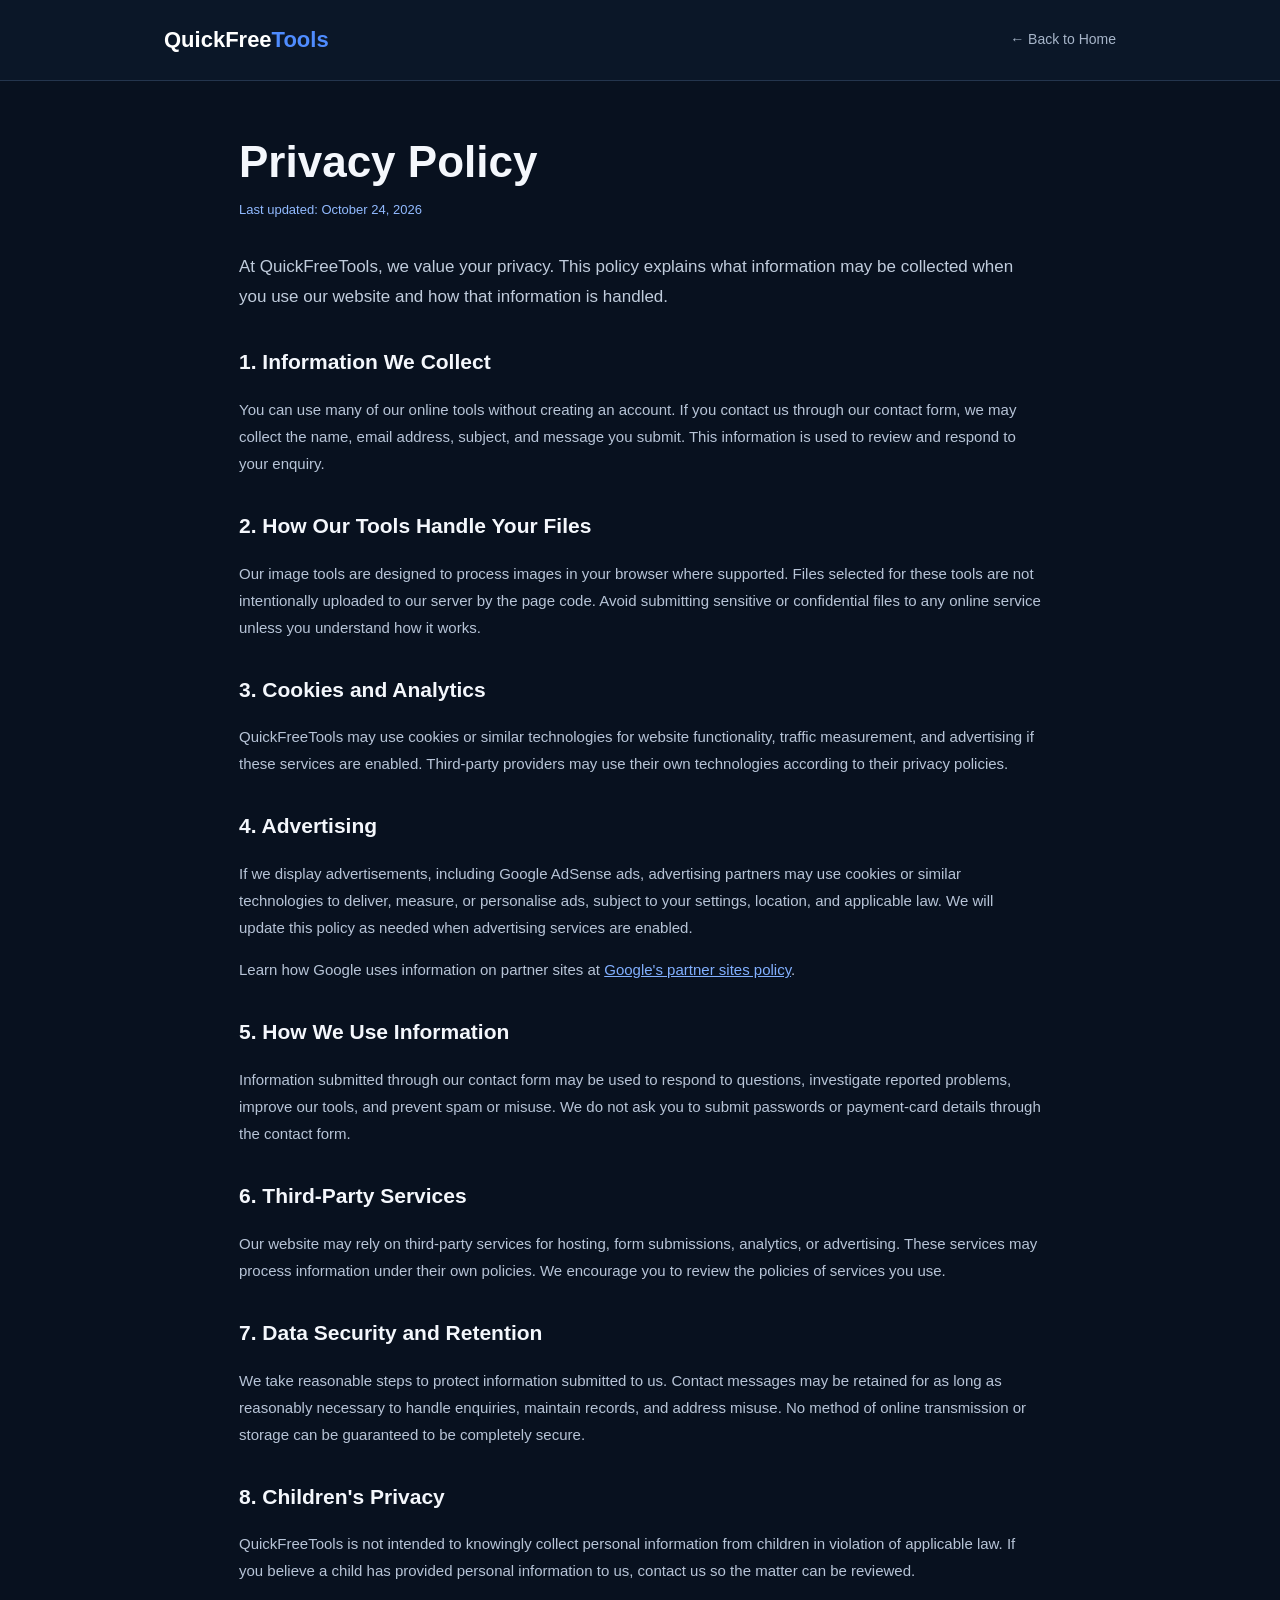
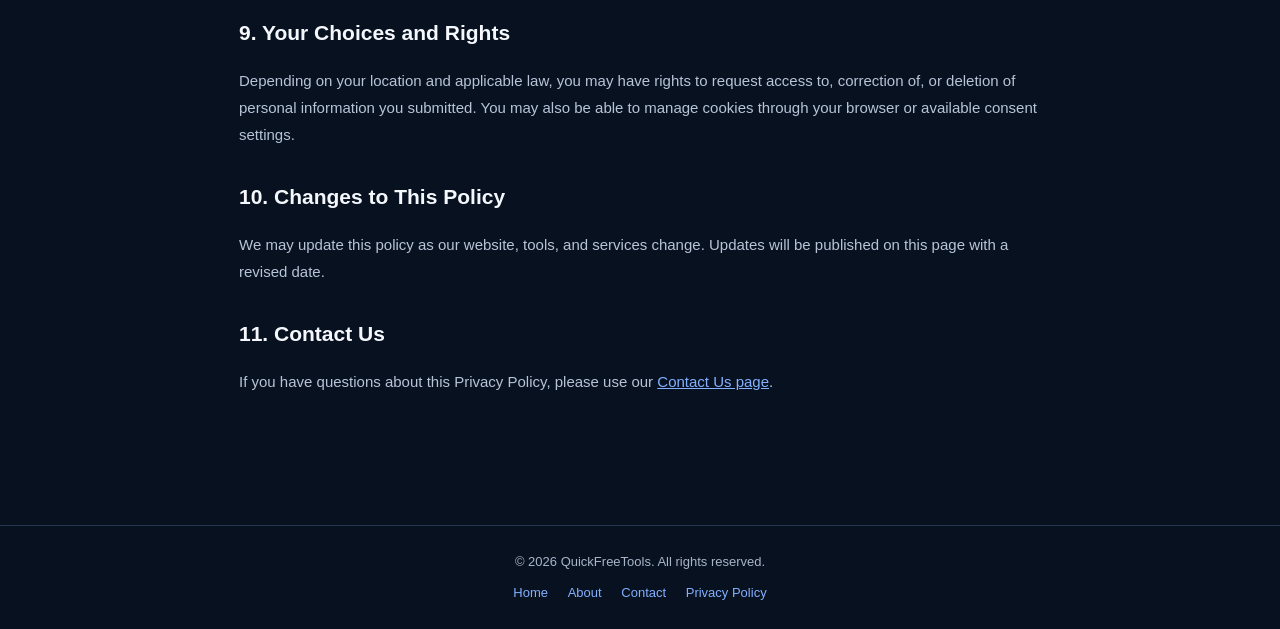
<file: privacy-policy.html>
<!DOCTYPE html>
<html lang="en">
<head>
<meta charset="UTF-8">
<meta name="viewport" content="width=device-width, initial-scale=1.0">
<meta name="description" content="Read the QuickFreeTools Privacy Policy to understand how we handle information and protect your privacy.">
<title>Privacy Policy | QuickFreeTools</title>
<style>
*{box-sizing:border-box}
body{margin:0;background:#08111f;color:#f4f7fc;font-family:Arial,Helvetica,sans-serif;line-height:1.8}
header{background:#0b1728;border-bottom:1px solid #24354d}
nav{max-width:1000px;margin:auto;padding:20px 24px;display:flex;justify-content:space-between;align-items:center;gap:16px}
.logo{font-size:22px;font-weight:bold;color:#fff;text-decoration:none}
.logo span{color:#4f8cff}
nav a:last-child{color:#a7b5c9;text-decoration:none;font-size:14px}
main{max-width:850px;margin:55px auto;padding:0 24px 60px}
h1{font-size:clamp(32px,5vw,44px);line-height:1.2;margin-bottom:10px}
.updated{color:#91baff;font-size:13px;margin-bottom:30px}
.intro{color:#c0ccdc;font-size:17px}
section{margin-top:30px}
h2{font-size:21px;margin-bottom:8px}
p,li{color:#b7c4d7;font-size:15px}
a{color:#82b0ff}
footer{border-top:1px solid #24354d;text-align:center;padding:24px;color:#a7b5c9;font-size:13px}
footer a{margin:0 8px;text-decoration:none}
@media(max-width:500px){nav{padding:18px}.logo{font-size:19px}main{margin-top:35px;padding:0 18px 45px}}
</style>
</head>
<body>
<header>
<nav>
<a class="logo" href="index.html">QuickFree<span>Tools</span></a>
<a href="index.html">← Back to Home</a>
</nav>
</header>

<main>
<h1>Privacy Policy</h1>
<div class="updated">Last updated: October 24, 2026</div>

<p class="intro">At QuickFreeTools, we value your privacy. This policy explains what information may be collected when you use our website and how that information is handled.</p>

<section>
<h2>1. Information We Collect</h2>
<p>You can use many of our online tools without creating an account. If you contact us through our contact form, we may collect the name, email address, subject, and message you submit. This information is used to review and respond to your enquiry.</p>
</section>

<section>
<h2>2. How Our Tools Handle Your Files</h2>
<p>Our image tools are designed to process images in your browser where supported. Files selected for these tools are not intentionally uploaded to our server by the page code. Avoid submitting sensitive or confidential files to any online service unless you understand how it works.</p>
</section>

<section>
<h2>3. Cookies and Analytics</h2>
<p>QuickFreeTools may use cookies or similar technologies for website functionality, traffic measurement, and advertising if these services are enabled. Third-party providers may use their own technologies according to their privacy policies.</p>
</section>

<section>
<h2>4. Advertising</h2>
<p>If we display advertisements, including Google AdSense ads, advertising partners may use cookies or similar technologies to deliver, measure, or personalise ads, subject to your settings, location, and applicable law. We will update this policy as needed when advertising services are enabled.</p>
<p>Learn how Google uses information on partner sites at <a href="https://policies.google.com/technologies/partner-sites" target="_blank" rel="noopener noreferrer">Google's partner sites policy</a>.</p>
</section>

<section>
<h2>5. How We Use Information</h2>
<p>Information submitted through our contact form may be used to respond to questions, investigate reported problems, improve our tools, and prevent spam or misuse. We do not ask you to submit passwords or payment-card details through the contact form.</p>
</section>

<section>
<h2>6. Third-Party Services</h2>
<p>Our website may rely on third-party services for hosting, form submissions, analytics, or advertising. These services may process information under their own policies. We encourage you to review the policies of services you use.</p>
</section>

<section>
<h2>7. Data Security and Retention</h2>
<p>We take reasonable steps to protect information submitted to us. Contact messages may be retained for as long as reasonably necessary to handle enquiries, maintain records, and address misuse. No method of online transmission or storage can be guaranteed to be completely secure.</p>
</section>

<section>
<h2>8. Children's Privacy</h2>
<p>QuickFreeTools is not intended to knowingly collect personal information from children in violation of applicable law. If you believe a child has provided personal information to us, contact us so the matter can be reviewed.</p>
</section>

<section>
<h2>9. Your Choices and Rights</h2>
<p>Depending on your location and applicable law, you may have rights to request access to, correction of, or deletion of personal information you submitted. You may also be able to manage cookies through your browser or available consent settings.</p>
</section>

<section>
<h2>10. Changes to This Policy</h2>
<p>We may update this policy as our website, tools, and services change. Updates will be published on this page with a revised date.</p>
</section>

<section>
<h2>11. Contact Us</h2>
<p>If you have questions about this Privacy Policy, please use our <a href="contact.html">Contact Us page</a>.</p>
</section>
</main>

<footer>
<div>© <span id="year"></span> QuickFreeTools. All rights reserved.</div>
<div style="margin-top:8px">
<a href="index.html">Home</a>
<a href="about.html">About</a>
<a href="contact.html">Contact</a>
<a href="privacy-policy.html">Privacy Policy</a>
</div>
</footer>
<script>document.getElementById("year").textContent=new Date().getFullYear();</script>
</body>
  </html>
</file>
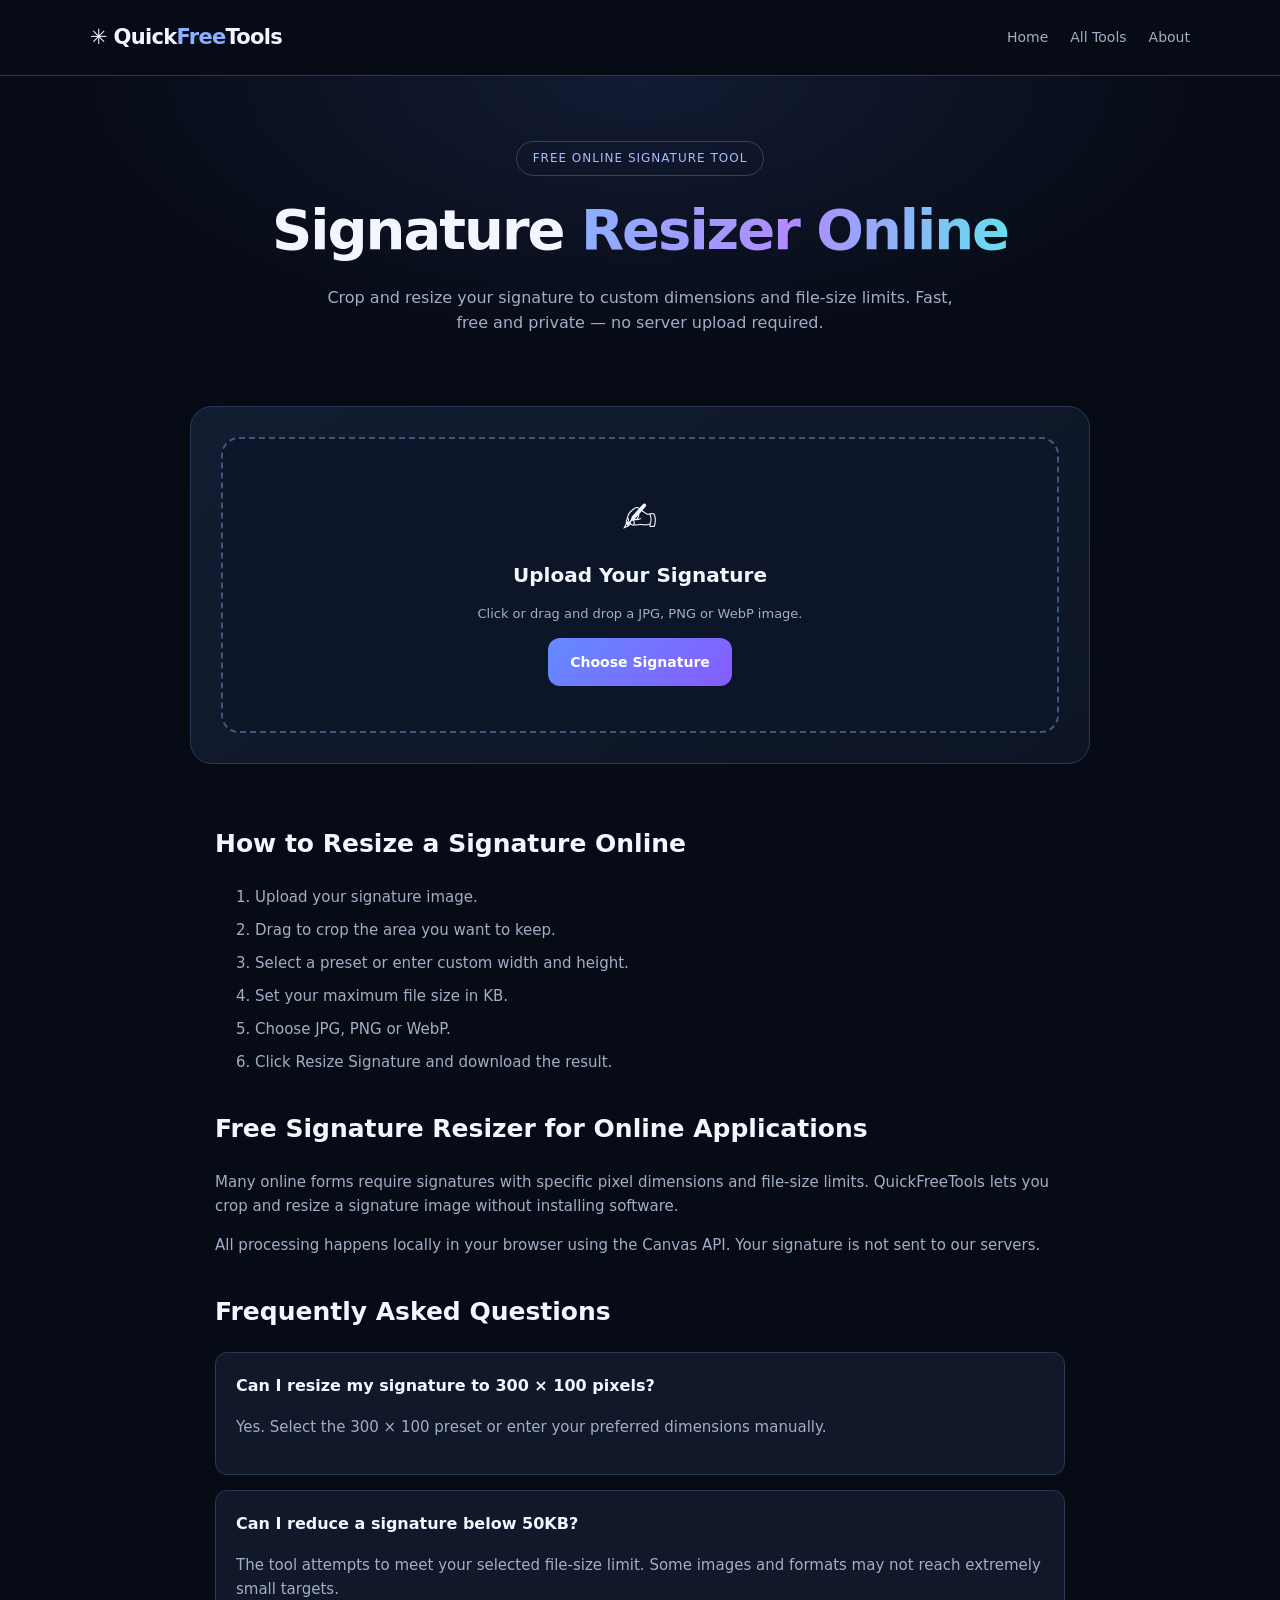
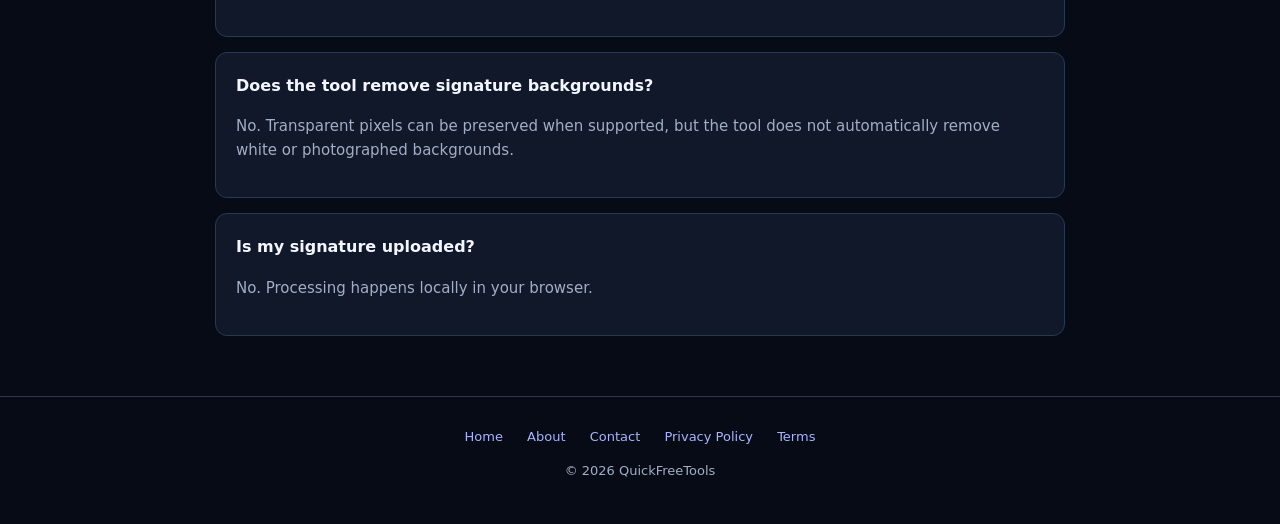
<file: signature-resizer.html>
<!DOCTYPE html>
<html lang="en">
<head>
<meta charset="UTF-8">
<meta name="viewport" content="width=device-width, initial-scale=1">

<title>Signature Resizer Online - Resize Signature in Pixels & KB | QuickFreeTools</title>
<meta name="description" content="Resize and crop your signature online. Set custom width, height and target KB size. Free signature resizer with JPG, PNG and WebP download.">
<link rel="canonical" href="https://quickfreetools.github.io/quickfreetools/signature-resizer.html">

<meta property="og:type" content="website">
<meta property="og:title" content="Free Signature Resizer Online | QuickFreeTools">
<meta property="og:description" content="Crop, resize and compress your signature online. Set pixels and KB limits.">
<meta property="og:url" content="https://quickfreetools.github.io/quickfreetools/signature-resizer.html">

<meta name="theme-color" content="#070b16">

<style>
:root{
--bg:#070b16;
--panel:#101829;
--panel2:#151f35;
--line:#293954;
--text:#f3f6ff;
--muted:#a2aec5;
--blue:#638bff;
--purple:#875cff;
--green:#73e6b2;
--red:#ff9292;
}

*{box-sizing:border-box}

body{
margin:0;
background:var(--bg);
color:var(--text);
font-family:Inter,system-ui,-apple-system,Arial,sans-serif;
line-height:1.6;
}

a{color:inherit;text-decoration:none}
button,input,select{font:inherit}
button{cursor:pointer}

.container{
width:min(1100px,92%);
margin:auto;
}

nav{
background:#070b16;
border-bottom:1px solid var(--line);
}

.navbar{
min-height:75px;
display:flex;
align-items:center;
justify-content:space-between;
gap:20px;
}

.logo{
font-size:21px;
font-weight:850;
letter-spacing:-.7px;
}

.logo span{color:#8cb0ff}

.navlinks{
display:flex;
gap:22px;
font-size:14px;
color:var(--muted);
}

.hero{
text-align:center;
padding:65px 15px 40px;
background:radial-gradient(ellipse at top,rgba(99,139,255,.13),transparent 65%);
}

.badge{
display:inline-block;
border:1px solid #344563;
border-radius:30px;
padding:7px 16px;
color:#a7bcff;
font-size:12px;
letter-spacing:1px;
}

h1{
font-size:clamp(32px,5vw,56px);
line-height:1.15;
letter-spacing:-2px;
margin:22px 0;
}

.gradient{
background:linear-gradient(100deg,#8cb0ff,#b18aff,#66e0ef);
-webkit-background-clip:text;
background-clip:text;
color:transparent;
}

.hero p{
color:var(--muted);
max-width:650px;
margin:auto;
}

.toolbox{
background:linear-gradient(145deg,#121d31,#0d1525);
border:1px solid var(--line);
border-radius:22px;
padding:30px;
margin:30px auto 60px;
max-width:900px;
}

.dropzone{
border:2px dashed #40577d;
background:#0c1628;
border-radius:18px;
text-align:center;
padding:45px 20px;
cursor:pointer;
transition:.2s;
}

.dropzone:hover,
.dropzone.dragover{
border-color:var(--blue);
background:#14213a;
}

.uploadicon{font-size:42px}
.dropzone h2{font-size:20px;margin:8px 0}
.dropzone p{font-size:13px;color:var(--muted)}
input[type=file]{display:none}

.btn{
border:0;
background:linear-gradient(135deg,var(--blue),var(--purple));
color:#fff;
border-radius:12px;
padding:13px 22px;
font-size:14px;
font-weight:750;
transition:.2s;
}

.btn:hover{filter:brightness(1.12)}
.btn:disabled{opacity:.5;cursor:not-allowed}

.btn.secondary{
background:#1a2740;
border:1px solid #344563;
}

.editor{display:none;margin-top:30px}
.editor.active{display:block}

.sectiontitle{
font-size:18px;
margin:26px 0 12px;
}

.cropwrap{
position:relative;
max-width:100%;
width:max-content;
margin:0 auto;
border:1px solid var(--line);
border-radius:12px;
overflow:hidden;
background:#fff;
touch-action:none;
}

.cropwrap img{
display:block;
max-width:100%;
max-height:380px;
width:auto;
height:auto;
user-select:none;
-webkit-user-drag:none;
}

.cropbox{
position:absolute;
border:2px dashed #638bff;
background:rgba(99,139,255,.13);
pointer-events:none;
display:none;
}

.crophelp{
text-align:center;
color:var(--muted);
font-size:13px;
margin-top:12px;
}

.fields{
display:grid;
grid-template-columns:repeat(2,minmax(0,1fr));
gap:16px;
margin-top:20px;
}

label{
display:block;
font-size:13px;
color:var(--muted);
margin-bottom:7px;
}

input[type=number],
select{
width:100%;
background:#0d1627;
color:white;
border:1px solid #344766;
border-radius:10px;
padding:13px;
}

.presets{
display:flex;
gap:10px;
flex-wrap:wrap;
margin-top:12px;
}

.preset{
background:#18243a;
border:1px solid #344563;
color:white;
padding:10px 15px;
border-radius:10px;
font-size:13px;
}

.actions{
display:flex;
gap:12px;
flex-wrap:wrap;
margin-top:25px;
}

.status{
display:none;
margin-top:20px;
padding:15px;
background:#111c30;
border:1px solid #30415e;
border-radius:12px;
color:#b8caff;
overflow-wrap:anywhere;
}

.status.show{display:block}

.result{
display:none;
text-align:center;
background:#101f28;
border:1px solid #315a52;
padding:25px;
border-radius:16px;
margin-top:25px;
}

.result.active{display:block}
.result h2{color:var(--green);font-size:22px}

.previewbox{
display:inline-block;
max-width:100%;
padding:15px;
border-radius:10px;
background:
linear-gradient(45deg,#ddd 25%,transparent 25%),
linear-gradient(-45deg,#ddd 25%,transparent 25%),
linear-gradient(45deg,transparent 75%,#ddd 75%),
linear-gradient(-45deg,transparent 75%,#ddd 75%);
background-size:20px 20px;
background-position:0 0,0 10px,10px -10px,-10px 0;
background-color:white;
}

.previewbox img{
display:block;
max-width:100%;
max-height:250px;
}

.info{
display:flex;
justify-content:center;
gap:15px;
flex-wrap:wrap;
margin:20px 0;
}

.infobox{
background:#151f35;
border:1px solid var(--line);
border-radius:12px;
padding:12px 20px;
min-width:130px;
}

.infobox strong{
display:block;
font-size:19px;
color:#8cb0ff;
}

.infobox span{
font-size:12px;
color:var(--muted);
}

.note{
color:var(--muted);
font-size:13px;
}

.content{
max-width:850px;
margin:60px auto;
}

.content h2{font-size:25px;margin-top:35px}
.content p,.content li{color:var(--muted);font-size:15px}
.content li{margin-bottom:9px}

.faq{
background:var(--panel);
border:1px solid var(--line);
border-radius:12px;
padding:20px;
margin:15px 0;
}

.faq h3{margin-top:0;font-size:16px}

footer{
border-top:1px solid var(--line);
padding:30px 15px;
text-align:center;
color:var(--muted);
font-size:13px;
}

footer a{margin:0 10px;color:#a8b4ff}

@media(max-width:600px){
.navlinks{gap:12px;font-size:12px}
.logo{font-size:17px}
.hero{padding:45px 10px 30px}
.toolbox{padding:18px}
.fields{grid-template-columns:1fr}
.actions{flex-direction:column}
.actions .btn{width:100%}
}
</style>
</head>

<body>

<nav>
<div class="container navbar">
<a class="logo" href="index.html">✳ Quick<span>Free</span>Tools</a>
<div class="navlinks">
<a href="index.html">Home</a>
<a href="index.html#tools">All Tools</a>
<a href="about.html">About</a>
</div>
</div>
</nav>

<header class="hero">
<div class="badge">FREE ONLINE SIGNATURE TOOL</div>
<h1>Signature <span class="gradient">Resizer Online</span></h1>
<p>Crop and resize your signature to custom dimensions and file-size limits. Fast, free and private — no server upload required.</p>
</header>

<main class="container">

<section class="toolbox" aria-label="Signature resizer">

<div class="dropzone" id="dropzone" role="button" tabindex="0">
<div class="uploadicon">✍️</div>
<h2>Upload Your Signature</h2>
<p>Click or drag and drop a JPG, PNG or WebP image.</p>
<button type="button" class="btn" id="chooseBtn">Choose Signature</button>
</div>

<input id="fileInput" type="file" accept="image/jpeg,image/png,image/webp">

<div class="editor" id="editor">

<h2 class="sectiontitle">1. Crop Your Signature</h2>

<div class="cropwrap" id="cropwrap">
<img id="sourcePreview" alt="Uploaded signature">
<div class="cropbox" id="cropbox"></div>
</div>

<p class="crophelp">Drag across the image to select an area. Leave it unchanged to use the full image.</p>

<div class="actions">
<button class="btn secondary" id="resetCrop">Reset Crop</button>
</div>

<h2 class="sectiontitle">2. Choose Signature Dimensions</h2>

<div class="presets">
<button class="preset" data-w="300" data-h="100">300 × 100</button>
<button class="preset" data-w="400" data-h="150">400 × 150</button>
<button class="preset" data-w="200" data-h="80">200 × 80</button>
</div>

<div class="fields">

<div>
<label for="width">Width (pixels)</label>
<input type="number" id="width" min="1" max="5000" value="300">
</div>

<div>
<label for="height">Height (pixels)</label>
<input type="number" id="height" min="1" max="5000" value="100">
</div>

<div>
<label for="targetKB">Maximum File Size (KB)</label>
<input type="number" id="targetKB" min="1" max="10000" value="50">
</div>

<div>
<label for="format">Output Format</label>
<select id="format">
<option value="image/jpeg">JPG</option>
<option value="image/png">PNG</option>
<option value="image/webp">WebP</option>
</select>
</div>

<div>
<label for="background">Background</label>
<select id="background">
<option value="white">White</option>
<option value="transparent">Transparent (PNG/WebP)</option>
</select>
</div>

</div>

<p class="note">Transparent background is supported only for images that already contain transparency. This tool does not automatically remove a photographed background.</p>

<div class="actions">
<button class="btn" id="resizeBtn">Resize Signature</button>
<button class="btn secondary" id="resetBtn">Choose Another Signature</button>
</div>

<div class="status" id="status" role="status" aria-live="polite"></div>

<div class="result" id="result">

<h2>✓ Your Signature Is Ready</h2>

<div class="previewbox">
<img id="resultPreview" alt="Resized signature">
</div>

<div class="info">

<div class="infobox">
<strong id="originalSize">0 KB</strong>
<span>Original Size</span>
</div>

<div class="infobox">
<strong id="newSize">0 KB</strong>
<span>New Size</span>
</div>

<div class="infobox">
<strong id="resultDimensions">0 × 0</strong>
<span>Dimensions</span>
</div>

</div>

<p id="resultNote" class="note"></p>

<button class="btn" id="downloadBtn">Download Signature</button>

</div>
</div>
</section>

<section class="content">

<h2>How to Resize a Signature Online</h2>
<ol>
<li>Upload your signature image.</li>
<li>Drag to crop the area you want to keep.</li>
<li>Select a preset or enter custom width and height.</li>
<li>Set your maximum file size in KB.</li>
<li>Choose JPG, PNG or WebP.</li>
<li>Click Resize Signature and download the result.</li>
</ol>

<h2>Free Signature Resizer for Online Applications</h2>
<p>Many online forms require signatures with specific pixel dimensions and file-size limits. QuickFreeTools lets you crop and resize a signature image without installing software.</p>

<p>All processing happens locally in your browser using the Canvas API. Your signature is not sent to our servers.</p>

<h2>Frequently Asked Questions</h2>

<div class="faq">
<h3>Can I resize my signature to 300 × 100 pixels?</h3>
<p>Yes. Select the 300 × 100 preset or enter your preferred dimensions manually.</p>
</div>

<div class="faq">
<h3>Can I reduce a signature below 50KB?</h3>
<p>The tool attempts to meet your selected file-size limit. Some images and formats may not reach extremely small targets.</p>
</div>

<div class="faq">
<h3>Does the tool remove signature backgrounds?</h3>
<p>No. Transparent pixels can be preserved when supported, but the tool does not automatically remove white or photographed backgrounds.</p>
</div>

<div class="faq">
<h3>Is my signature uploaded?</h3>
<p>No. Processing happens locally in your browser.</p>
</div>

</section>

</main>

<footer>
<a href="index.html">Home</a>
<a href="about.html">About</a>
<a href="contact.html">Contact</a>
<a href="privacy-policy.html">Privacy Policy</a>
<a href="terms.html">Terms</a>
<p>© 2026 QuickFreeTools</p>
</footer>

<script>
"use strict";

const $ = id => document.getElementById(id);

let sourceFile = null;
let sourceImage = null;
let sourceURL = null;
let resultBlob = null;
let resultURL = null;

let crop = null;
let dragging = false;
let startX = 0;
let startY = 0;

const fileInput = $("fileInput");
const dropzone = $("dropzone");
const cropwrap = $("cropwrap");
const preview = $("sourcePreview");
const cropbox = $("cropbox");

function formatKB(bytes){
return (bytes/1024).toFixed(2)+" KB";
}

function showStatus(message){
$("status").textContent=message;
$("status").classList.add("show");
}

function clearResult(){
resultBlob=null;

if(resultURL){
URL.revokeObjectURL(resultURL);
resultURL=null;
}

$("resultPreview").removeAttribute("src");
$("result").classList.remove("active");
}

function resetCrop(){
crop=null;
cropbox.style.display="none";
}

function resetTool(){
clearResult();
resetCrop();

if(sourceURL){
URL.revokeObjectURL(sourceURL);
sourceURL=null;
}

sourceFile=null;
sourceImage=null;
fileInput.value="";
preview.removeAttribute("src");
$("editor").classList.remove("active");
$("status").classList.remove("show");
}

function loadFile(file){

if(!file)return;

if(!["image/jpeg","image/png","image/webp"].includes(file.type)){
alert("Please upload a JPG, PNG or WebP image.");
return;
}

resetTool();

sourceFile=file;
sourceURL=URL.createObjectURL(file);

const img=new Image();

img.onload=()=>{
sourceImage=img;
preview.src=sourceURL;

$("originalSize").textContent=formatKB(file.size);
$("editor").classList.add("active");
};

img.onerror=()=>{
resetTool();
alert("Unable to open this image.");
};

img.src=sourceURL;
}

$("chooseBtn").addEventListener("click",e=>{
e.stopPropagation();
fileInput.click();
});

dropzone.addEventListener("click",()=>fileInput.click());

dropzone.addEventListener("keydown",e=>{
if(e.key==="Enter"||e.key===" "){
e.preventDefault();
fileInput.click();
}
});

fileInput.addEventListener("change",e=>{
loadFile(e.target.files[0]);
});

dropzone.addEventListener("dragover",e=>{
e.preventDefault();
dropzone.classList.add("dragover");
});

dropzone.addEventListener("dragleave",()=>{
dropzone.classList.remove("dragover");
});

dropzone.addEventListener("drop",e=>{
e.preventDefault();
dropzone.classList.remove("dragover");
loadFile(e.dataTransfer.files[0]);
});

function getPoint(e){
const rect=preview.getBoundingClientRect();

return {
x:Math.max(0,Math.min(rect.width,e.clientX-rect.left)),
y:Math.max(0,Math.min(rect.height,e.clientY-rect.top))
};
}

cropwrap.addEventListener("pointerdown",e=>{
if(!sourceImage)return;

dragging=true;
cropwrap.setPointerCapture(e.pointerId);

const p=getPoint(e);
startX=p.x;
startY=p.y;
crop={x:p.x,y:p.y,w:0,h:0};
});

cropwrap.addEventListener("pointermove",e=>{
if(!dragging)return;

const p=getPoint(e);

crop={
x:Math.min(startX,p.x),
y:Math.min(startY,p.y),
w:Math.abs(p.x-startX),
h:Math.abs(p.y-startY)
};

cropbox.style.display="block";
cropbox.style.left=crop.x+"px";
cropbox.style.top=crop.y+"px";
cropbox.style.width=crop.w+"px";
cropbox.style.height=crop.h+"px";
});

function finishCrop(){
if(!dragging)return;
dragging=false;

if(crop&&(crop.w<5||crop.h<5)){
resetCrop();
}
}

cropwrap.addEventListener("pointerup",finishCrop);
cropwrap.addEventListener("pointercancel",finishCrop);

$("resetCrop").addEventListener("click",resetCrop);

document.querySelectorAll(".preset").forEach(btn=>{
btn.addEventListener("click",()=>{
$("width").value=btn.dataset.w;
$("height").value=btn.dataset.h;
});
});

$("format").addEventListener("change",()=>{
if($("format").value==="image/jpeg"){
$("background").value="white";
}
});

function canvasToBlob(canvas,type,quality){
return new Promise((resolve,reject)=>{
canvas.toBlob(blob=>{
if(blob)resolve(blob);
else reject(new Error("Image conversion failed."));
},type,quality);
});
}

async function resizeSignature(){

if(!sourceImage||!sourceFile){
showStatus("Upload a signature first.");
return;
}

const width=Number($("width").value);
const height=Number($("height").value);
const targetKB=Number($("targetKB").value);
const format=$("format").value;

if(!Number.isInteger(width)||
!Number.isInteger(height)||
width<1||height<1||
width>5000||height>5000||
width*height>16000000){
showStatus("Enter valid dimensions up to 16 million pixels.");
return;
}

if(!Number.isFinite(targetKB)||targetKB<1||targetKB>10000){
showStatus("Enter a target from 1KB to 10000KB.");
return;
}

const button=$("resizeBtn");
button.disabled=true;
clearResult();
showStatus("Processing your signature...");

try{

const canvas=document.createElement("canvas");
canvas.width=width;
canvas.height=height;

const ctx=canvas.getContext("2d");

if(!ctx)throw new Error("Canvas is unavailable.");

const transparent=
$("background").value==="transparent"&&format!=="image/jpeg";

if(!transparent){
ctx.fillStyle="#ffffff";
ctx.fillRect(0,0,width,height);
}

let sx=0;
let sy=0;
let sw=sourceImage.naturalWidth;
let sh=sourceImage.naturalHeight;

if(crop&&crop.w>=5&&crop.h>=5){

const scaleX=sourceImage.naturalWidth/preview.clientWidth;
const scaleY=sourceImage.naturalHeight/preview.clientHeight;

sx=crop.x*scaleX;
sy=crop.y*scaleY;
sw=crop.w*scaleX;
sh=crop.h*scaleY;
}

ctx.imageSmoothingEnabled=true;
ctx.imageSmoothingQuality="high";

ctx.drawImage(sourceImage,sx,sy,sw,sh,0,0,width,height);

const targetBytes=targetKB*1024;

let bestBlob=null;

if(format==="image/png"){

bestBlob=await canvasToBlob(canvas,format);

}else{

let low=.05;
let high=.95;
let bestUnder=null;

for(let i=0;i<12;i++){

const quality=(low+high)/2;
const blob=await canvasToBlob(canvas,format,quality);

if(!bestBlob||blob.size<bestBlob.size){
bestBlob=blob;
}

if(blob.size<=targetBytes){
bestUnder=blob;
low=quality;
}else{
high=quality;
}
}

if(bestUnder)bestBlob=bestUnder;
}

if(!bestBlob)throw new Error("Unable to create image.");

resultBlob=bestBlob;
resultURL=URL.createObjectURL(bestBlob);

$("resultPreview").src=resultURL;
$("newSize").textContent=formatKB(bestBlob.size);
$("resultDimensions").textContent=width+" × "+height;

$("resultNote").textContent=
bestBlob.size<=targetBytes
?"Your signature is within the selected KB limit."
:"The selected KB limit could not be reached while keeping the requested dimensions.";

$("result").classList.add("active");

showStatus("Signature processing completed.");

$("result").scrollIntoView({
behavior:"smooth",
block:"start"
});

}catch(error){
showStatus(error.message||"Something went wrong.");
}finally{
button.disabled=false;
}
}

$("resizeBtn").addEventListener("click",resizeSignature);

$("resetBtn").addEventListener("click",resetTool);

$("downloadBtn").addEventListener("click",()=>{

if(!resultBlob||!resultURL)return;

const format=$("format").value;

const ext=
format==="image/png"?"png":
format==="image/webp"?"webp":"jpg";

const link=document.createElement("a");
link.href=resultURL;
link.download="quickfreetools-signature."+ext;

document.body.appendChild(link);
link.click();
link.remove();
});

window.addEventListener("pagehide",()=>{
if(sourceURL)URL.revokeObjectURL(sourceURL);
if(resultURL)URL.revokeObjectURL(resultURL);
});
</script>

</body>
</html>
</file>
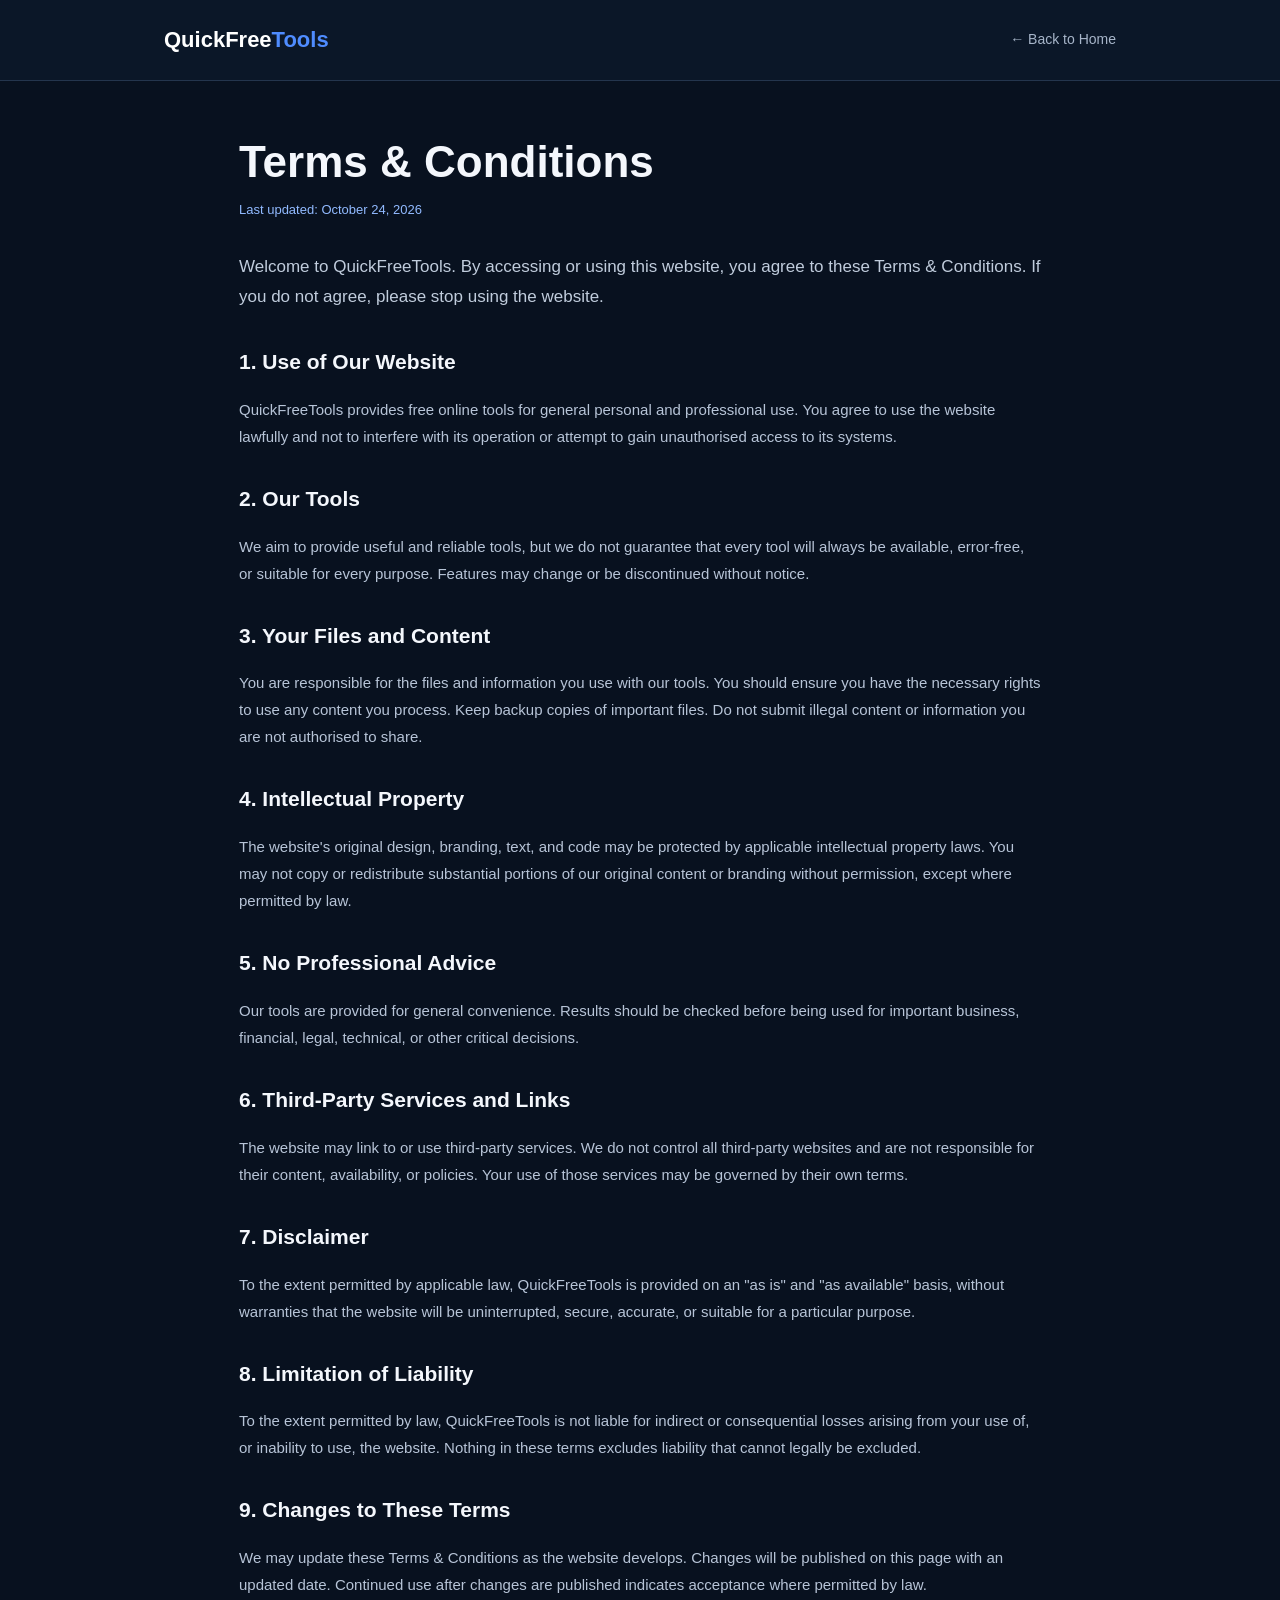
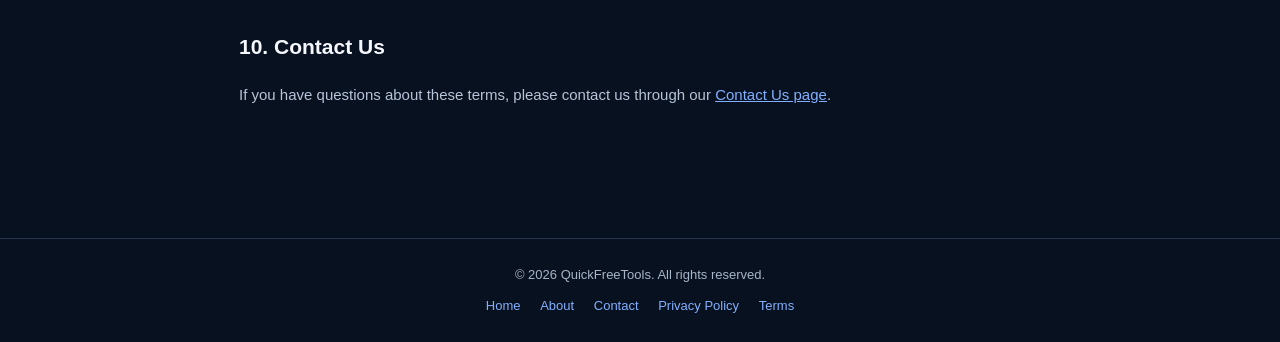
<file: terms.html>
<!DOCTYPE html>
<html lang="en">
<head>
<meta charset="UTF-8">
<meta name="viewport" content="width=device-width, initial-scale=1.0">
<meta name="description" content="Read the Terms and Conditions for using QuickFreeTools and its free online tools.">
<title>Terms &amp; Conditions | QuickFreeTools</title>
<style>
*{box-sizing:border-box}
body{margin:0;background:#08111f;color:#f4f7fc;font-family:Arial,Helvetica,sans-serif;line-height:1.8}
header{background:#0b1728;border-bottom:1px solid #24354d}
nav{max-width:1000px;margin:auto;padding:20px 24px;display:flex;justify-content:space-between;align-items:center;gap:16px}
.logo{font-size:22px;font-weight:bold;color:#fff;text-decoration:none}
.logo span{color:#4f8cff}
nav a:last-child{color:#a7b5c9;text-decoration:none;font-size:14px}
main{max-width:850px;margin:55px auto;padding:0 24px 60px}
h1{font-size:clamp(32px,5vw,44px);line-height:1.2;margin-bottom:10px}
.updated{color:#91baff;font-size:13px;margin-bottom:30px}
.intro{color:#c0ccdc;font-size:17px}
section{margin-top:30px}
h2{font-size:21px;margin-bottom:8px}
p,li{color:#b7c4d7;font-size:15px}
a{color:#82b0ff}
footer{border-top:1px solid #24354d;text-align:center;padding:24px;color:#a7b5c9;font-size:13px}
footer a{margin:0 8px;text-decoration:none}
@media(max-width:500px){nav{padding:18px}.logo{font-size:19px}main{margin-top:35px;padding:0 18px 45px}}
</style>
</head>
<body>
<header>
<nav>
<a class="logo" href="index.html">QuickFree<span>Tools</span></a>
<a href="index.html">← Back to Home</a>
</nav>
</header>

<main>
<h1>Terms &amp; Conditions</h1>
<div class="updated">Last updated: October 24, 2026</div>
<p class="intro">Welcome to QuickFreeTools. By accessing or using this website, you agree to these Terms &amp; Conditions. If you do not agree, please stop using the website.</p>

<section>
<h2>1. Use of Our Website</h2>
<p>QuickFreeTools provides free online tools for general personal and professional use. You agree to use the website lawfully and not to interfere with its operation or attempt to gain unauthorised access to its systems.</p>
</section>

<section>
<h2>2. Our Tools</h2>
<p>We aim to provide useful and reliable tools, but we do not guarantee that every tool will always be available, error-free, or suitable for every purpose. Features may change or be discontinued without notice.</p>
</section>

<section>
<h2>3. Your Files and Content</h2>
<p>You are responsible for the files and information you use with our tools. You should ensure you have the necessary rights to use any content you process. Keep backup copies of important files. Do not submit illegal content or information you are not authorised to share.</p>
</section>

<section>
<h2>4. Intellectual Property</h2>
<p>The website's original design, branding, text, and code may be protected by applicable intellectual property laws. You may not copy or redistribute substantial portions of our original content or branding without permission, except where permitted by law.</p>
</section>

<section>
<h2>5. No Professional Advice</h2>
<p>Our tools are provided for general convenience. Results should be checked before being used for important business, financial, legal, technical, or other critical decisions.</p>
</section>

<section>
<h2>6. Third-Party Services and Links</h2>
<p>The website may link to or use third-party services. We do not control all third-party websites and are not responsible for their content, availability, or policies. Your use of those services may be governed by their own terms.</p>
</section>

<section>
<h2>7. Disclaimer</h2>
<p>To the extent permitted by applicable law, QuickFreeTools is provided on an "as is" and "as available" basis, without warranties that the website will be uninterrupted, secure, accurate, or suitable for a particular purpose.</p>
</section>

<section>
<h2>8. Limitation of Liability</h2>
<p>To the extent permitted by law, QuickFreeTools is not liable for indirect or consequential losses arising from your use of, or inability to use, the website. Nothing in these terms excludes liability that cannot legally be excluded.</p>
</section>

<section>
<h2>9. Changes to These Terms</h2>
<p>We may update these Terms &amp; Conditions as the website develops. Changes will be published on this page with an updated date. Continued use after changes are published indicates acceptance where permitted by law.</p>
</section>

<section>
<h2>10. Contact Us</h2>
<p>If you have questions about these terms, please contact us through our <a href="contact.html">Contact Us page</a>.</p>
</section>
</main>

<footer>
<div>© <span id="year"></span> QuickFreeTools. All rights reserved.</div>
<div style="margin-top:8px">
<a href="index.html">Home</a>
<a href="about.html">About</a>
<a href="contact.html">Contact</a>
<a href="privacy-policy.html">Privacy Policy</a>
<a href="terms.html">Terms</a>
</div>
</footer>
<script>document.getElementById("year").textContent=new Date().getFullYear();</script>
</body>
</html>
</file>
<file: premium.css>
/* ==========================================
   QUICKFREETOOLS 2.0
   DARK PREMIUM EDITION
   ========================================== */

:root {
  --bg: #070b16;
  --panel: #101829;
  --panel2: #151f35;
  --line: #263550;
  --text: #f3f6ff;
  --muted: #a2aec5;
  --blue: #638bff;
  --cyan: #45d9ed;
  --green: #73e6b2;
}

/* GLOBAL */

body {
  background: var(--bg);
  color: var(--text);
  -webkit-font-smoothing: antialiased;
}

::selection {
  background: #638bff;
  color: #ffffff;
}

/* NAVIGATION */

nav {
  background: rgba(7, 11, 22, 0.92);
  border-bottom: 1px solid var(--line);
  backdrop-filter: blur(18px);
}

.logo {
  font-weight: 900;
  letter-spacing: -0.8px;
}

.logoicon {
  background: linear-gradient(
    135deg,
    #638bff,
    #9b5cff
  );
  box-shadow: 0 4px 22px rgba(99, 139, 255, 0.25);
}

.pill {
  background: rgba(115, 230, 178, 0.08);
  border: 1px solid rgba(115, 230, 178, 0.25);
  color: #a6f5d1;
}

/* HERO SECTION */

.hero {
  background:
    radial-gradient(
      ellipse at 50% 0%,
      rgba(99, 139, 255, 0.12),
      transparent 65%
    );
}

.hero::before {
  background: rgba(99, 139, 255, 0.15);
}

.eyebrow {
  border-color: rgba(99, 139, 255, 0.25);
  background: rgba(99, 139, 255, 0.07);
  color: #c2d1ff;
}

.gradient {
  background: linear-gradient(
    100deg,
    #8cb0ff,
    #b18aff,
    #66e0ef
  );

  -webkit-background-clip: text;
  background-clip: text;
  color: transparent;
}

/* SEARCH */

.searchbox {
  max-width: 620px;
}

.searchbox input {
  background: #111a2d;
  border: 1px solid #30405e;
  border-radius: 14px;
  color: white;
  box-shadow: 0 8px 30px rgba(0,0,0,0.15);
}

.searchbox input:focus {
  border-color: #638bff;
  box-shadow: 0 0 0 3px rgba(99,139,255,0.15);
}

/* BUTTONS */

.btn {
  background: linear-gradient(
    135deg,
    #638bff,
    #875cff
  );

  border-radius: 12px;
  box-shadow: 0 5px 20px rgba(99,139,255,0.18);
}

.btn:hover {
  filter: brightness(1.12);
  transform: translateY(-2px);
}

.btn.secondary {
  background: #18243a;
  border: 1px solid #344563;
  box-shadow: none;
}

/* TOOLS GRID */

.grid {
  gap: 22px;
}

.card {
  background: linear-gradient(
    145deg,
    #121d31,
    #0d1525
  );

  border: 1px solid #293954;
  border-radius: 20px;
  padding: 26px;

  box-shadow: 0 8px 30px rgba(0,0,0,0.12);

  transition:
    transform 0.25s ease,
    border-color 0.25s ease,
    box-shadow 0.25s ease;
}

.card:hover {
  border-color: #638bff;
  transform: translateY(-5px);
  box-shadow: 0 15px 40px rgba(0,0,0,0.25);
}

.toolicon {
  background: linear-gradient(
    135deg,
    #24395f,
    #20254c
  );

  border: 1px solid #344d78;
  border-radius: 15px;
}

.tag {
  background: rgba(99,139,255,0.12);
  color: #b8ccff;
  border: 1px solid rgba(99,139,255,0.18);
}

/* TOOL WORKSPACE */

.toolpanel {
  background: linear-gradient(
    145deg,
    #111b2e,
    #0c1424
  );

  border: 1px solid #30415e;
  border-radius: 22px;

  box-shadow: 0 12px 40px rgba(0,0,0,0.15);
}

.metric {
  background: #111b2d;
  border: 1px solid #30415a;
  border-radius: 14px;
}

.metric strong {
  color: #83a5ff;
}

/* INPUT FIELDS */

textarea,
.option input,
.option select {
  background: #0d1627;
  color: #ffffff;
  border: 1px solid #344766;
  border-radius: 12px;
}

textarea:focus,
.option input:focus,
.option select:focus {
  outline: none;
  border-color: #638bff;
  box-shadow: 0 0 0 3px rgba(99,139,255,0.12);
}

/* UPLOAD AREA */

.dropzone {
  background: #0c1628;
  border: 2px dashed #40577d;
  border-radius: 18px;
  transition: 0.25s ease;
}

.dropzone:hover {
  border-color: #638bff;
  background: #121f36;
}

/* FOOTER */

footer {
  border-top: 1px solid var(--line);
  background: #080e1c;
  color: var(--muted);
}

/* RESPONSIVE DESIGN */

@media (max-width: 900px) {

  .grid {
    grid-template-columns: repeat(2, minmax(0,1fr));
  }

  .hero {
    padding: 65px 20px;
  }

}

@media (max-width: 600px) {

  .grid {
    grid-template-columns: 1fr;
  }

  .hero {
    padding: 50px 16px;
  }

  .card {
    padding: 22px;
  }

  .toolpanel {
    padding: 20px;
  }

  .searchbox {
    flex-direction: column;
  }

  .searchbox input,
  .searchbox button {
    width: 100%;
  }

}

/* ACCESSIBILITY */

@media (prefers-reduced-motion: reduce) {

  *,
  *::before,
  *::after {
    animation-duration: 0.01ms !important;
    transition-duration: 0.01ms !important;
  }

}
</file>
